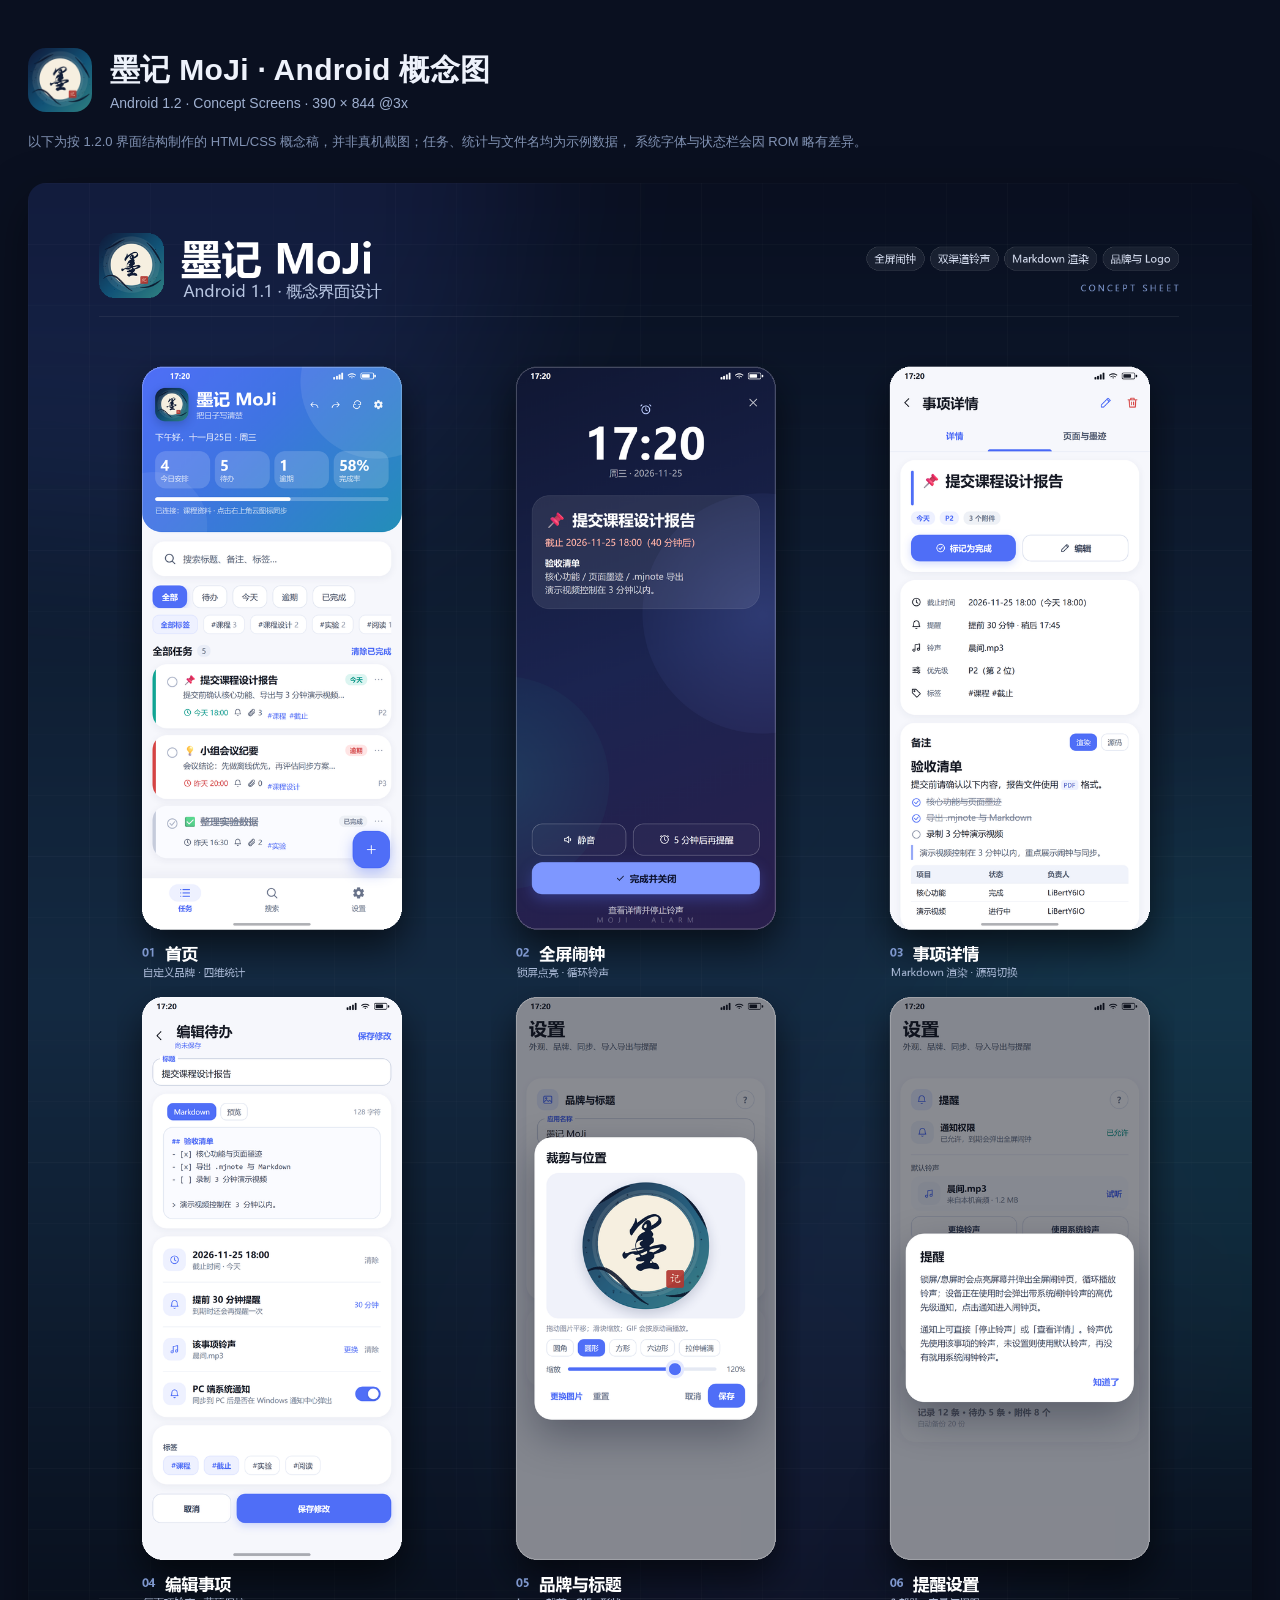
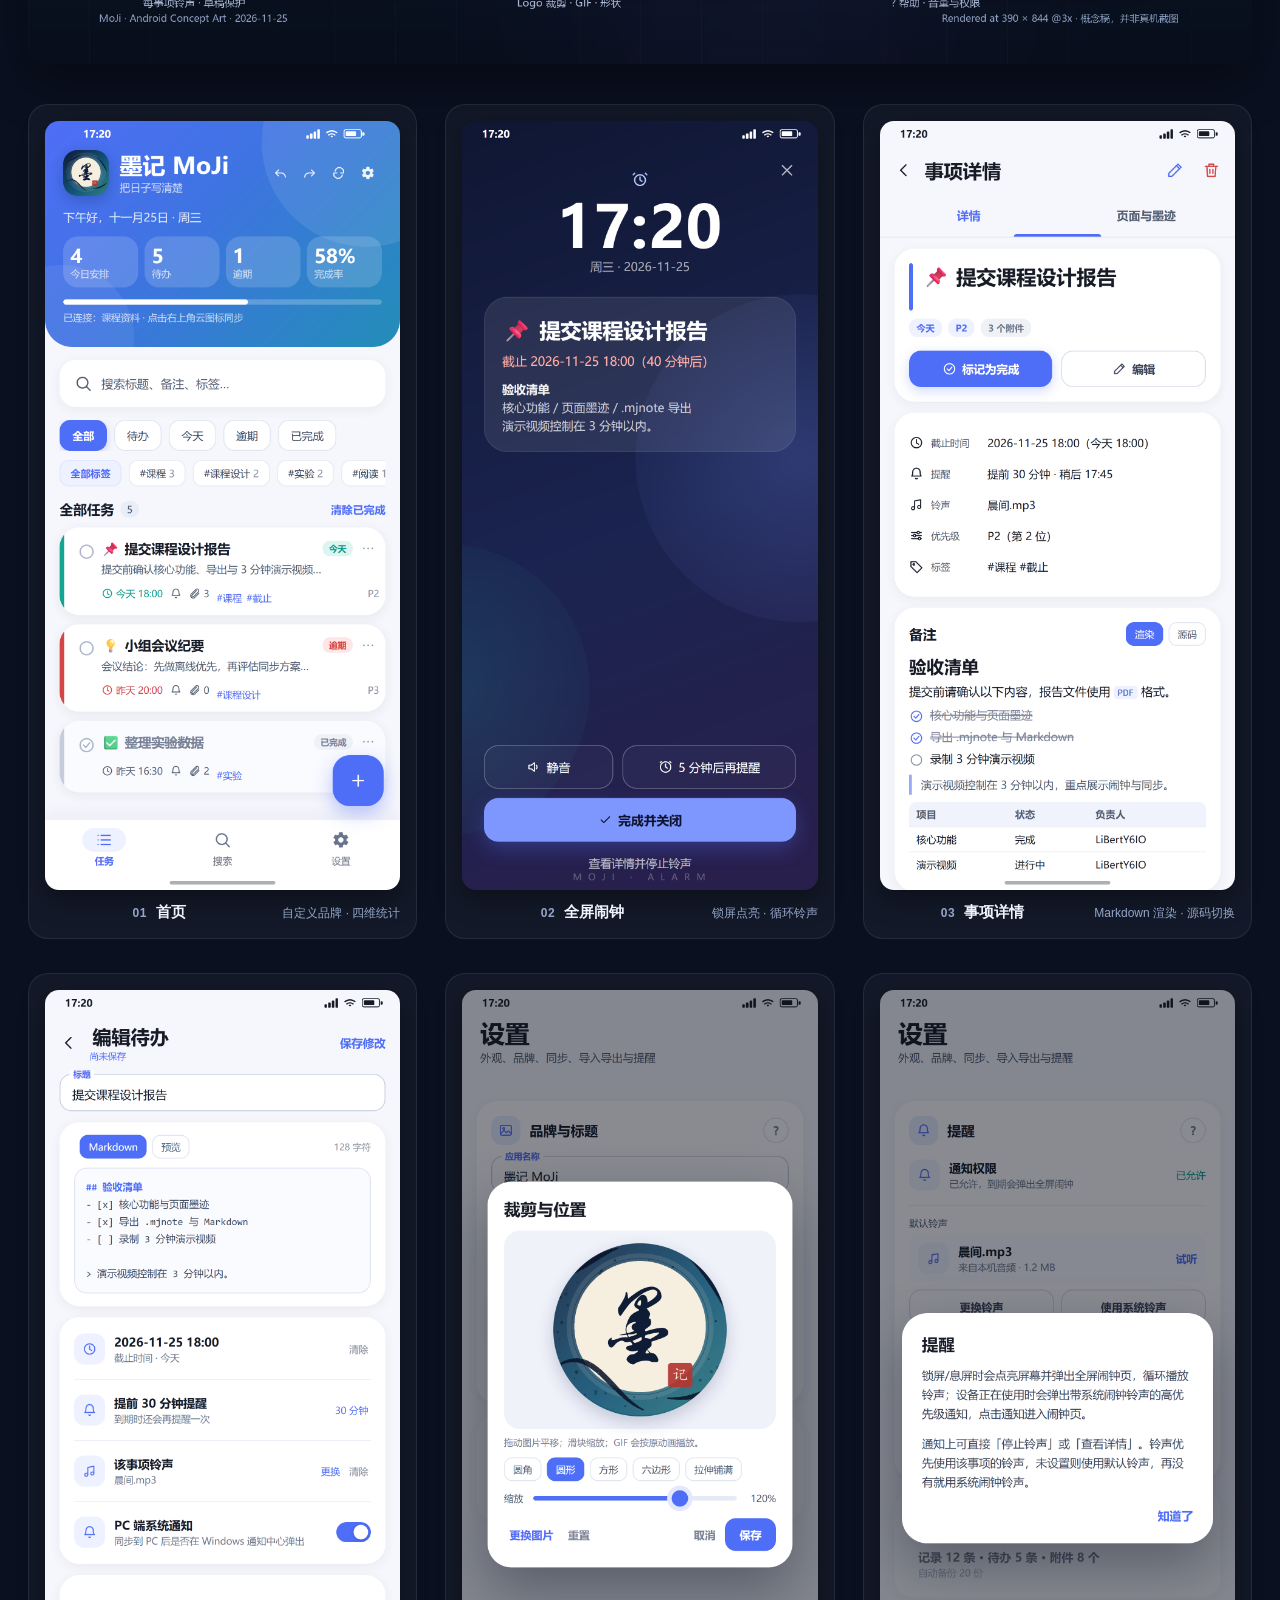
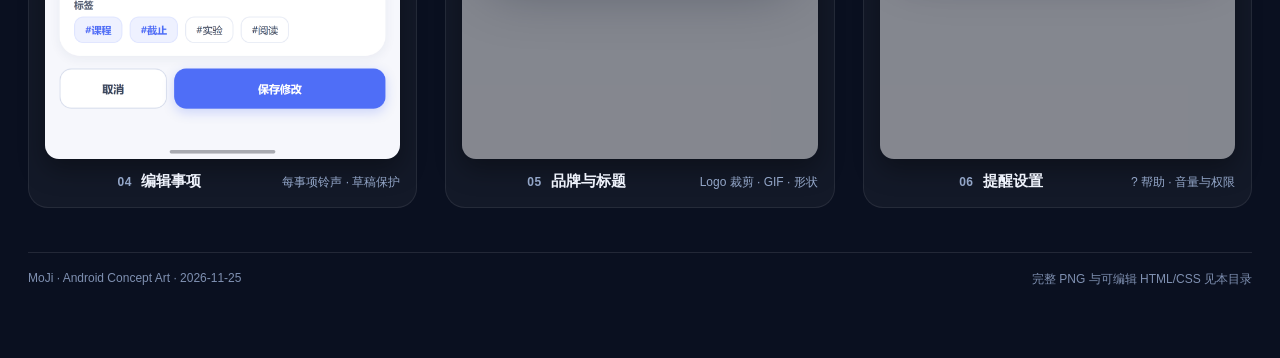
<file: android/docs/concept-art/index.html>
<!doctype html>
<html lang="zh-CN">
<head>
<meta charset="utf-8">
<meta name="viewport" content="width=device-width, initial-scale=1">
<title>墨记 MoJi · Android 概念图</title>
<style>
  * { box-sizing: border-box; }
  body {
    margin: 0; background: #0a1020; color: #eef2fb;
    font-family: "Microsoft YaHei", "PingFang SC", sans-serif;
  }
  .wrap { max-width: 1500px; margin: 0 auto; padding: 48px 28px 70px; }
  header { display: flex; align-items: center; gap: 18px; margin-bottom: 10px; }
  header img { width: 64px; height: 64px; border-radius: 18px; }
  h1 { margin: 0; font-size: 30px; letter-spacing: .3px; }
  .sub { color: #9fb0d0; font-size: 14px; margin-top: 4px; }
  .note { color: #8293b4; font-size: 13px; line-height: 1.8; margin: 18px 0 30px; max-width: 900px; }
  .overview { display: block; width: 100%; border-radius: 18px; box-shadow: 0 18px 50px rgba(0,0,0,.4); }
  .grid { display: grid; grid-template-columns: repeat(3, 1fr); gap: 34px 28px; margin-top: 40px; }
  .item { background: rgba(255,255,255,.04); border: 1px solid rgba(255,255,255,.08);
          border-radius: 20px; padding: 16px; }
  .item img { width: 100%; display: block; border-radius: 14px; box-shadow: 0 10px 26px rgba(0,0,0,.35); }
  .cap { display: flex; align-items: baseline; gap: 9px; margin-top: 13px; }
  .num { color: #8fa6e8; font-size: 12px; font-weight: 700; letter-spacing: .5px; }
  .cap b { font-size: 15px; }
  .cap span { color: #93a6c8; font-size: 12px; margin-left: auto; }
  footer { margin-top: 44px; padding-top: 18px; border-top: 1px solid rgba(255,255,255,.1);
           color: #7f90b1; font-size: 12px; display: flex; justify-content: space-between; gap: 20px; }
  @media (max-width: 1000px) { .grid { grid-template-columns: repeat(2, 1fr); } }
  @media (max-width: 680px) { .grid { grid-template-columns: 1fr; } .wrap { padding: 28px 16px 50px; } }
</style>
</head>
<body>
<div class="wrap">
  <header>
    <img src="assets/logo.png" alt="logo">
    <div>
      <h1>墨记 MoJi · Android 概念图</h1>
      <div class="sub">Android 1.2 · Concept Screens · 390 × 844 @3x</div>
    </div>
  </header>
  <p class="note">
    以下为按 1.2.0 界面结构制作的 HTML/CSS 概念稿，并非真机截图；任务、统计与文件名均为示例数据，
    系统字体与状态栏会因 ROM 略有差异。
  </p>
  <a href="00-overview.png" target="_blank"><img class="overview" src="00-overview.png" alt="总览"></a>

  <div class="grid">
    <div class="item"><a href="01-home.png" target="_blank"><img src="01-home.png" alt="首页"></a>
      <div class="cap"><span class="num">01</span><b>首页</b><span>自定义品牌 · 四维统计</span></div></div>
    <div class="item"><a href="02-alarm.png" target="_blank"><img src="02-alarm.png" alt="全屏闹钟"></a>
      <div class="cap"><span class="num">02</span><b>全屏闹钟</b><span>锁屏点亮 · 循环铃声</span></div></div>
    <div class="item"><a href="03-detail.png" target="_blank"><img src="03-detail.png" alt="事项详情"></a>
      <div class="cap"><span class="num">03</span><b>事项详情</b><span>Markdown 渲染 · 源码切换</span></div></div>
    <div class="item"><a href="04-editor.png" target="_blank"><img src="04-editor.png" alt="编辑事项"></a>
      <div class="cap"><span class="num">04</span><b>编辑事项</b><span>每事项铃声 · 草稿保护</span></div></div>
    <div class="item"><a href="05-brand.png" target="_blank"><img src="05-brand.png" alt="品牌与标题"></a>
      <div class="cap"><span class="num">05</span><b>品牌与标题</b><span>Logo 裁剪 · GIF · 形状</span></div></div>
    <div class="item"><a href="06-reminder.png" target="_blank"><img src="06-reminder.png" alt="提醒设置"></a>
      <div class="cap"><span class="num">06</span><b>提醒设置</b><span>? 帮助 · 音量与权限</span></div></div>
  </div>

  <footer>
    <span>MoJi · Android Concept Art · 2026-11-25</span>
    <span>完整 PNG 与可编辑 HTML/CSS 见本目录</span>
  </footer>
</div>
</body>
</html>
</file>
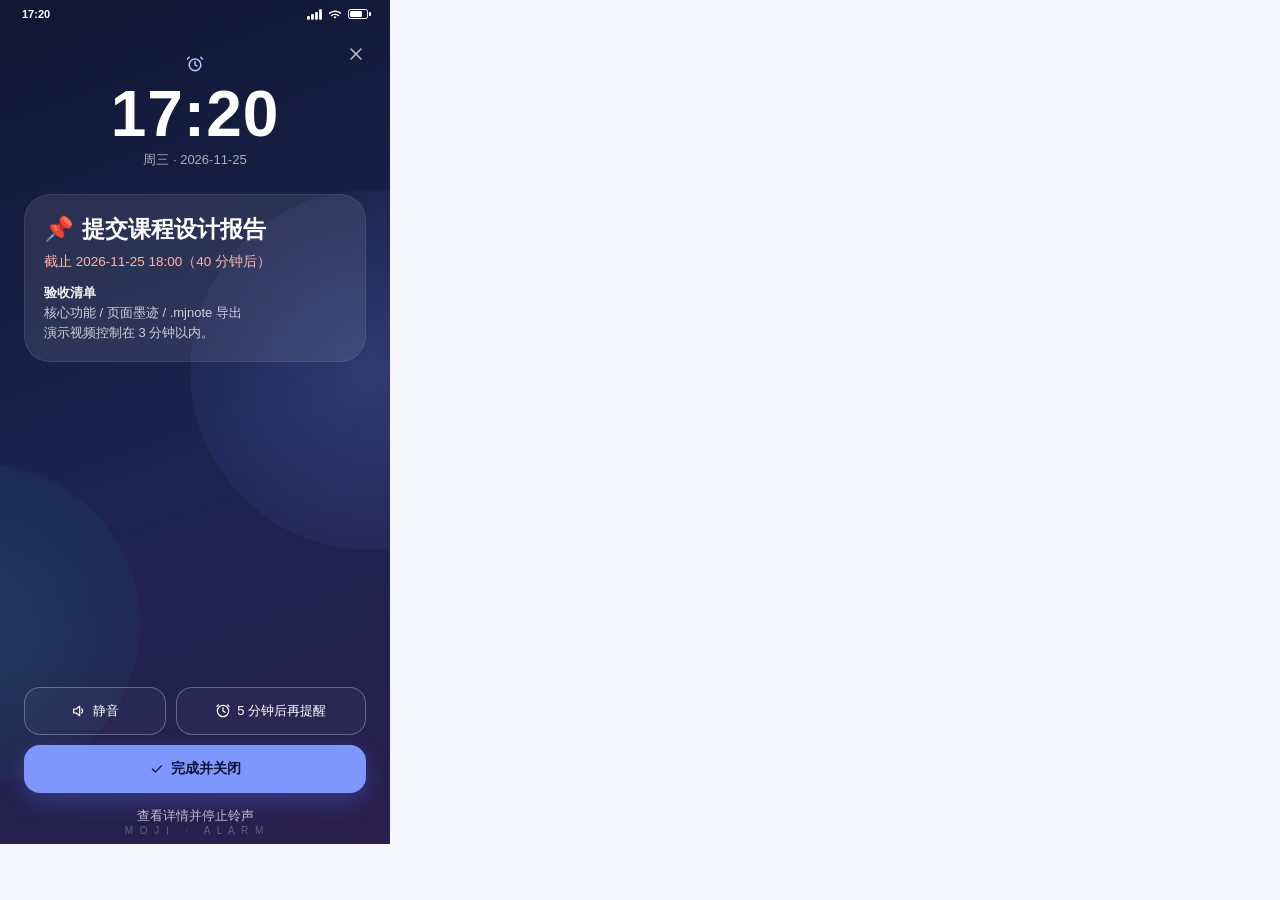
<file: android/docs/concept-art/source/alarm.html>
<!doctype html>
<html lang="zh-CN"><head><meta charset="utf-8"><title>墨记 · 全屏闹钟</title>
<link rel="stylesheet" href="style.css"></head><body>
<svg style="display:none" xmlns="http://www.w3.org/2000/svg"><symbol id="i-search" viewBox="0 0 24 24"><circle cx="11" cy="11" r="7"/><path d="M16.5 16.5 21 21"/></symbol><symbol id="i-sync" viewBox="0 0 24 24"><path d="M20 7v5h-5"/><path d="M4 17v-5h5"/><path d="M6.1 9A7 7 0 0 1 19.5 7.5"/><path d="M17.9 15A7 7 0 0 1 4.5 16.5"/></symbol><symbol id="i-cloud" viewBox="0 0 24 24"><path d="M7 18h10a4 4 0 0 0 .6-8A6 6 0 0 0 6 11.5 3.2 3.2 0 0 0 7 18Z"/></symbol><symbol id="i-settings" viewBox="0 0 24 24"><path fill="currentColor" stroke="none" d="M19.43 12.98c.04-.32.07-.65.07-.98s-.03-.66-.07-.98l2.11-1.65c.19-.15.24-.42.12-.64l-2-3.46c-.12-.22-.39-.3-.61-.22l-2.49 1c-.52-.4-1.08-.73-1.69-.98l-.38-2.65C14.46 2.18 14.25 2 14 2h-4c-.25 0-.46.18-.49.42l-.38 2.65c-.61.25-1.17.59-1.69.98l-2.49-1c-.23-.09-.49 0-.61.22l-2 3.46c-.13.22-.07.49.12.64l2.11 1.65c-.04.32-.07.65-.07.98s.03.66.07.98l-2.11 1.65c-.19.15-.24.42-.12.64l2 3.46c.12.22.39.3.61.22l2.49-1c.52.4 1.08.73 1.69.98l.38 2.65c.03.24.24.42.49.42h4c.25 0 .46-.18.49-.42l.38-2.65c.61-.25 1.17-.59 1.69-.98l2.49 1c.23.09.49 0 .61-.22l2-3.46c.12-.22.07-.49-.12-.64l-2.11-1.65ZM12 15.5A3.5 3.5 0 1 1 12 8.5a3.5 3.5 0 0 1 0 7Z"/></symbol><symbol id="i-undo" viewBox="0 0 24 24"><path d="M9 7 4 12l5 5"/><path d="M4 12h9a7 7 0 0 1 7 7"/></symbol><symbol id="i-redo" viewBox="0 0 24 24"><path d="m15 7 5 5-5 5"/><path d="M20 12h-9a7 7 0 0 0-7 7"/></symbol><symbol id="i-plus" viewBox="0 0 24 24"><path d="M12 5v14M5 12h14"/></symbol><symbol id="i-more" viewBox="0 0 24 24"><circle cx="5" cy="12" r="1.3" fill="currentColor" stroke="none"/><circle cx="12" cy="12" r="1.3" fill="currentColor" stroke="none"/><circle cx="19" cy="12" r="1.3" fill="currentColor" stroke="none"/></symbol><symbol id="i-clock" viewBox="0 0 24 24"><circle cx="12" cy="12" r="8.5"/><path d="M12 7v5.5l3.5 2"/></symbol><symbol id="i-bell" viewBox="0 0 24 24"><path d="M18 9a6 6 0 1 0-12 0c0 6-2 7-2 7h16s-2-1-2-7"/><path d="M10.5 20a2 2 0 0 0 3 0"/></symbol><symbol id="i-clip" viewBox="0 0 24 24"><path d="M20 11.5 11 20.5a5 5 0 0 1-7-7l9.5-9.5a3.5 3.5 0 0 1 5 5l-9.5 9.5a2 2 0 0 1-3-3L15 6"/></symbol><symbol id="i-edit" viewBox="0 0 24 24"><path d="M4 20h4L20 8l-4-4L4 16v4Z"/><path d="m14 6 4 4"/></symbol><symbol id="i-trash" viewBox="0 0 24 24"><path d="M4 7h16M9 7V4h6v3M6 7l1 13h10l1-13"/><path d="M10 11v5M14 11v5"/></symbol><symbol id="i-back" viewBox="0 0 24 24"><path d="M15 5 8 12l7 7"/></symbol><symbol id="i-check-circle" viewBox="0 0 24 24"><circle cx="12" cy="12" r="8.5"/><path d="m8 12 3 3 5-6"/></symbol><symbol id="i-circle" viewBox="0 0 24 24"><circle cx="12" cy="12" r="8.5"/></symbol><symbol id="i-image" viewBox="0 0 24 24"><rect x="3" y="4" width="18" height="16" rx="2"/><circle cx="8.5" cy="9" r="1.5"/><path d="m4 17 5-5 4 4 3-3 4 4"/></symbol><symbol id="i-music" viewBox="0 0 24 24"><path d="M9 18V6l10-2v12"/><circle cx="6.5" cy="18" r="2.5"/><circle cx="16.5" cy="16" r="2.5"/></symbol><symbol id="i-volume" viewBox="0 0 24 24"><path d="M4 9v6h4l5 4V5L8 9H4Z"/><path d="M16 9a4 4 0 0 1 0 6"/></symbol><symbol id="i-help" viewBox="0 0 24 24"><circle cx="12" cy="12" r="8.5"/><path d="M9.5 9a2.5 2.5 0 1 1 3.5 2.3c-.7.4-1 1-1 1.7v.5"/><circle cx="12" cy="17" r=".8" fill="currentColor" stroke="none"/></symbol><symbol id="i-folder" viewBox="0 0 24 24"><path d="M3 6h6l2 2h10v11H3V6Z"/></symbol><symbol id="i-tag" viewBox="0 0 24 24"><path d="M3 12V4h8l10 10-8 8L3 12Z"/><circle cx="7.5" cy="8.5" r="1.3"/></symbol><symbol id="i-list" viewBox="0 0 24 24"><path d="M8 6h12M8 12h12M8 18h12"/><path d="M4 6h.01M4 12h.01M4 18h.01"/></symbol><symbol id="i-close" viewBox="0 0 24 24"><path d="m6 6 12 12M18 6 6 18"/></symbol><symbol id="i-alarm" viewBox="0 0 24 24"><circle cx="12" cy="13" r="7"/><path d="M12 9v4l2.5 1.5M5 4 3 6M19 4l2 2"/></symbol><symbol id="i-snooze" viewBox="0 0 24 24"><circle cx="12" cy="12" r="8.5"/><path d="M12 7v5l3 2"/><path d="M5 3 3 5M19 3l2 2"/></symbol><symbol id="i-check" viewBox="0 0 24 24"><path d="m5 12 4.5 4.5L19 7"/></symbol><symbol id="i-sliders" viewBox="0 0 24 24"><path d="M4 7h9M17 7h3M4 12h3M11 12h9M4 17h11M19 17h1"/><circle cx="15" cy="7" r="2"/><circle cx="9" cy="12" r="2"/><circle cx="17" cy="17" r="2"/></symbol></svg>

<div class="screen alarm-screen">
  
  <div class="statusbar ">
    <div>17:20</div>
    <div class="status-right">
      <svg width="15" height="11" viewBox="0 0 16 11" fill="currentColor"><rect x="0" y="7" width="3" height="4" rx="1"/><rect x="4.3" y="5" width="3" height="6" rx="1"/><rect x="8.6" y="2.7" width="3" height="8.3" rx="1"/><rect x="12.9" y="0" width="3" height="11" rx="1"/></svg>
      <svg width="14" height="11" viewBox="0 0 24 19" fill="currentColor"><path d="M12 16.2 9.6 13.8a3.4 3.4 0 0 1 4.8 0L12 16.2Zm0-5.7c-2.3 0-4.3.9-5.8 2.4L4.5 11.2A11.4 11.4 0 0 1 12 8.3c2.9 0 5.5 1.1 7.5 2.9l-1.7 1.7a8.3 8.3 0 0 0-5.8-2.4Zm0-5.3c-3.7 0-7 1.5-9.4 3.9L1 6.8A15.6 15.6 0 0 1 12 2.4c4.4 0 8.3 1.8 11 4.4l-1.7 1.7A13.3 13.3 0 0 0 12 5.2Z"/></svg>
      <div class="battery"><i></i></div>
    </div>
  </div>
  <div class="alarm-close"><svg class="icon" viewBox="0 0 24 24"><use href="#i-close"/></svg></div>
  <div class="alarm-content">
    <div class="alarm-top">
      <div class="alarm-glyph"><svg class="icon" viewBox="0 0 24 24"><use href="#i-alarm"/></svg></div>
      <div class="alarm-clock">17:20</div>
      <div class="alarm-date">周三 · 2026-11-25</div>
    </div>
    <div class="alarm-card">
      <div class="alarm-title-row"><span class="alarm-emoji">📌</span><span class="alarm-title">提交课程设计报告</span></div>
      <div class="alarm-due">截止 2026-11-25 18:00（40 分钟后）</div>
      <div class="alarm-note">
        <b>验收清单</b><br>
        核心功能 / 页面墨迹 / .mjnote 导出<br>
        演示视频控制在 3 分钟以内。
      </div>
    </div>
    <div class="alarm-spacer"></div>
    <div class="alarm-actions">
      <div class="abtn mute"><svg class="icon-sm" viewBox="0 0 24 24"><use href="#i-volume"/></svg><span>静音</span></div>
      <div class="abtn snooze"><svg class="icon-sm" viewBox="0 0 24 24"><use href="#i-snooze"/></svg><span>5 分钟后再提醒</span></div>
    </div>
    <div class="abtn primary"><svg class="icon-sm" viewBox="0 0 24 24"><use href="#i-check"/></svg><span>完成并关闭</span></div>
    <div class="alarm-link">查看详情并停止铃声</div>
    <div class="alarm-brand">M O J I &nbsp; · &nbsp; A L A R M</div>
  </div>
</div>
</body></html>
</file>
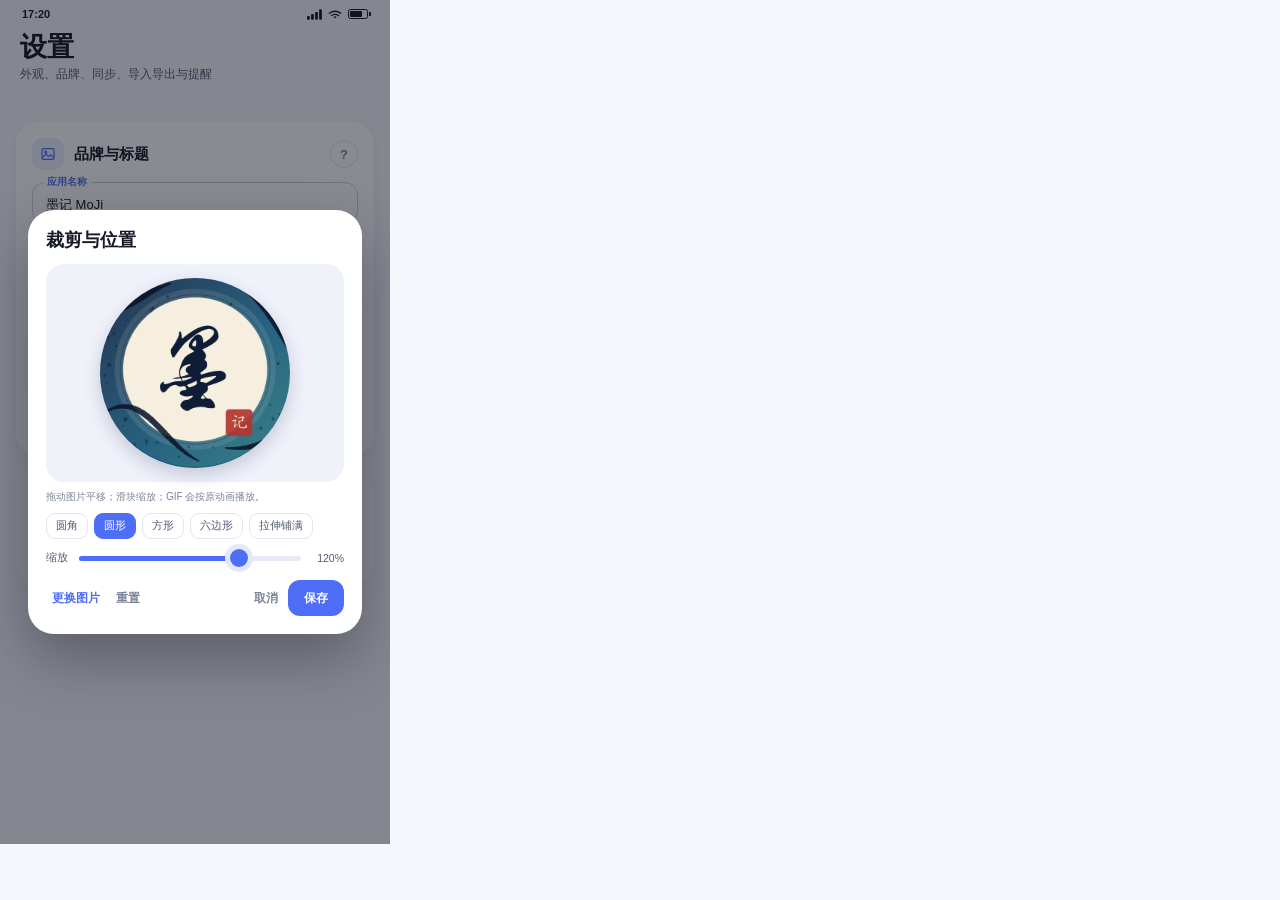
<file: android/docs/concept-art/source/brand.html>
<!doctype html>
<html lang="zh-CN"><head><meta charset="utf-8"><title>墨记 · 品牌与标题</title>
<link rel="stylesheet" href="style.css"></head><body>
<svg style="display:none" xmlns="http://www.w3.org/2000/svg"><symbol id="i-search" viewBox="0 0 24 24"><circle cx="11" cy="11" r="7"/><path d="M16.5 16.5 21 21"/></symbol><symbol id="i-sync" viewBox="0 0 24 24"><path d="M20 7v5h-5"/><path d="M4 17v-5h5"/><path d="M6.1 9A7 7 0 0 1 19.5 7.5"/><path d="M17.9 15A7 7 0 0 1 4.5 16.5"/></symbol><symbol id="i-cloud" viewBox="0 0 24 24"><path d="M7 18h10a4 4 0 0 0 .6-8A6 6 0 0 0 6 11.5 3.2 3.2 0 0 0 7 18Z"/></symbol><symbol id="i-settings" viewBox="0 0 24 24"><path fill="currentColor" stroke="none" d="M19.43 12.98c.04-.32.07-.65.07-.98s-.03-.66-.07-.98l2.11-1.65c.19-.15.24-.42.12-.64l-2-3.46c-.12-.22-.39-.3-.61-.22l-2.49 1c-.52-.4-1.08-.73-1.69-.98l-.38-2.65C14.46 2.18 14.25 2 14 2h-4c-.25 0-.46.18-.49.42l-.38 2.65c-.61.25-1.17.59-1.69.98l-2.49-1c-.23-.09-.49 0-.61.22l-2 3.46c-.13.22-.07.49.12.64l2.11 1.65c-.04.32-.07.65-.07.98s.03.66.07.98l-2.11 1.65c-.19.15-.24.42-.12.64l2 3.46c.12.22.39.3.61.22l2.49-1c.52.4 1.08.73 1.69.98l.38 2.65c.03.24.24.42.49.42h4c.25 0 .46-.18.49-.42l.38-2.65c.61-.25 1.17-.59 1.69-.98l2.49 1c.23.09.49 0 .61-.22l2-3.46c.12-.22.07-.49-.12-.64l-2.11-1.65ZM12 15.5A3.5 3.5 0 1 1 12 8.5a3.5 3.5 0 0 1 0 7Z"/></symbol><symbol id="i-undo" viewBox="0 0 24 24"><path d="M9 7 4 12l5 5"/><path d="M4 12h9a7 7 0 0 1 7 7"/></symbol><symbol id="i-redo" viewBox="0 0 24 24"><path d="m15 7 5 5-5 5"/><path d="M20 12h-9a7 7 0 0 0-7 7"/></symbol><symbol id="i-plus" viewBox="0 0 24 24"><path d="M12 5v14M5 12h14"/></symbol><symbol id="i-more" viewBox="0 0 24 24"><circle cx="5" cy="12" r="1.3" fill="currentColor" stroke="none"/><circle cx="12" cy="12" r="1.3" fill="currentColor" stroke="none"/><circle cx="19" cy="12" r="1.3" fill="currentColor" stroke="none"/></symbol><symbol id="i-clock" viewBox="0 0 24 24"><circle cx="12" cy="12" r="8.5"/><path d="M12 7v5.5l3.5 2"/></symbol><symbol id="i-bell" viewBox="0 0 24 24"><path d="M18 9a6 6 0 1 0-12 0c0 6-2 7-2 7h16s-2-1-2-7"/><path d="M10.5 20a2 2 0 0 0 3 0"/></symbol><symbol id="i-clip" viewBox="0 0 24 24"><path d="M20 11.5 11 20.5a5 5 0 0 1-7-7l9.5-9.5a3.5 3.5 0 0 1 5 5l-9.5 9.5a2 2 0 0 1-3-3L15 6"/></symbol><symbol id="i-edit" viewBox="0 0 24 24"><path d="M4 20h4L20 8l-4-4L4 16v4Z"/><path d="m14 6 4 4"/></symbol><symbol id="i-trash" viewBox="0 0 24 24"><path d="M4 7h16M9 7V4h6v3M6 7l1 13h10l1-13"/><path d="M10 11v5M14 11v5"/></symbol><symbol id="i-back" viewBox="0 0 24 24"><path d="M15 5 8 12l7 7"/></symbol><symbol id="i-check-circle" viewBox="0 0 24 24"><circle cx="12" cy="12" r="8.5"/><path d="m8 12 3 3 5-6"/></symbol><symbol id="i-circle" viewBox="0 0 24 24"><circle cx="12" cy="12" r="8.5"/></symbol><symbol id="i-image" viewBox="0 0 24 24"><rect x="3" y="4" width="18" height="16" rx="2"/><circle cx="8.5" cy="9" r="1.5"/><path d="m4 17 5-5 4 4 3-3 4 4"/></symbol><symbol id="i-music" viewBox="0 0 24 24"><path d="M9 18V6l10-2v12"/><circle cx="6.5" cy="18" r="2.5"/><circle cx="16.5" cy="16" r="2.5"/></symbol><symbol id="i-volume" viewBox="0 0 24 24"><path d="M4 9v6h4l5 4V5L8 9H4Z"/><path d="M16 9a4 4 0 0 1 0 6"/></symbol><symbol id="i-help" viewBox="0 0 24 24"><circle cx="12" cy="12" r="8.5"/><path d="M9.5 9a2.5 2.5 0 1 1 3.5 2.3c-.7.4-1 1-1 1.7v.5"/><circle cx="12" cy="17" r=".8" fill="currentColor" stroke="none"/></symbol><symbol id="i-folder" viewBox="0 0 24 24"><path d="M3 6h6l2 2h10v11H3V6Z"/></symbol><symbol id="i-tag" viewBox="0 0 24 24"><path d="M3 12V4h8l10 10-8 8L3 12Z"/><circle cx="7.5" cy="8.5" r="1.3"/></symbol><symbol id="i-list" viewBox="0 0 24 24"><path d="M8 6h12M8 12h12M8 18h12"/><path d="M4 6h.01M4 12h.01M4 18h.01"/></symbol><symbol id="i-close" viewBox="0 0 24 24"><path d="m6 6 12 12M18 6 6 18"/></symbol><symbol id="i-alarm" viewBox="0 0 24 24"><circle cx="12" cy="13" r="7"/><path d="M12 9v4l2.5 1.5M5 4 3 6M19 4l2 2"/></symbol><symbol id="i-snooze" viewBox="0 0 24 24"><circle cx="12" cy="12" r="8.5"/><path d="M12 7v5l3 2"/><path d="M5 3 3 5M19 3l2 2"/></symbol><symbol id="i-check" viewBox="0 0 24 24"><path d="m5 12 4.5 4.5L19 7"/></symbol><symbol id="i-sliders" viewBox="0 0 24 24"><path d="M4 7h9M17 7h3M4 12h3M11 12h9M4 17h11M19 17h1"/><circle cx="15" cy="7" r="2"/><circle cx="9" cy="12" r="2"/><circle cx="17" cy="17" r="2"/></symbol></svg>

<div class="screen">
  
  <div class="statusbar dark">
    <div>17:20</div>
    <div class="status-right">
      <svg width="15" height="11" viewBox="0 0 16 11" fill="currentColor"><rect x="0" y="7" width="3" height="4" rx="1"/><rect x="4.3" y="5" width="3" height="6" rx="1"/><rect x="8.6" y="2.7" width="3" height="8.3" rx="1"/><rect x="12.9" y="0" width="3" height="11" rx="1"/></svg>
      <svg width="14" height="11" viewBox="0 0 24 19" fill="currentColor"><path d="M12 16.2 9.6 13.8a3.4 3.4 0 0 1 4.8 0L12 16.2Zm0-5.7c-2.3 0-4.3.9-5.8 2.4L4.5 11.2A11.4 11.4 0 0 1 12 8.3c2.9 0 5.5 1.1 7.5 2.9l-1.7 1.7a8.3 8.3 0 0 0-5.8-2.4Zm0-5.3c-3.7 0-7 1.5-9.4 3.9L1 6.8A15.6 15.6 0 0 1 12 2.4c4.4 0 8.3 1.8 11 4.4l-1.7 1.7A13.3 13.3 0 0 0 12 5.2Z"/></svg>
      <div class="battery"><i></i></div>
    </div>
  </div>
  <div class="settings-header">
    <div class="settings-title">设置</div>
    <div class="settings-sub">外观、品牌、同步、导入导出与提醒</div>
  </div>
  <div class="settings-scroll">
    <div class="section">
      <div class="section-head">
        <div class="section-icon"><svg class="icon-sm" viewBox="0 0 24 24"><use href="#i-image"/></svg></div>
        <div class="section-title">品牌与标题</div>
        <div class="help">?</div>
      </div>
      <div class="field"><div class="flabel">应用名称</div><div class="ftext">墨记 MoJi</div></div>
      <div class="field"><div class="flabel">副标题</div><div class="ftext">把日子写清楚</div></div>
      <div class="field-row">
        <div class="btn primary" style="background:#e9edff;color:#4f6ef7;box-shadow:none">应用标题</div>
        <div class="btn outline">恢复默认</div>
      </div>
      <div class="brand-preview-row">
        <div class="brand-preview"><img src="[data-uri]" alt="logo"></div>
        <div class="brand-preview-info"><div class="t">Logo 图片</div><div class="s">logo.png · 墨迹印章</div></div>
        <div class="link-btn" style="margin:0">移除</div>
      </div>
      <div class="field-row" style="margin-top:10px">
        <div class="btn outline">更换图片</div>
        <div class="btn primary" style="background:#eef1ff;color:#4f6ef7;box-shadow:none">裁剪与位置</div>
      </div>
    </div>
    <div class="section" style="opacity:.55">
      <div class="section-head">
        <div class="section-icon"><svg class="icon-sm" viewBox="0 0 24 24"><use href="#i-sliders"/></svg></div>
        <div class="section-title">外观</div>
        <div class="help">?</div>
      </div>
      <div class="setting-row"><div class="texts"><div class="t">主题</div><div class="s">跟随系统 / 浅色 / 深色</div></div><div class="trail">浅色</div></div>
    </div>
  </div>
  <div class="scrim"></div>
  <div class="dialog">
    <div class="dialog-title">裁剪与位置</div>
    <div class="dialog-preview">
      <div class="logo-circle"><img src="[data-uri]" alt="logo preview"></div>
    </div>
    <div class="dialog-hint">拖动图片平移；滑块缩放；GIF 会按原动画播放。</div>
    <div class="shape-chips">
      <div class="shape-chip">圆角</div>
      <div class="shape-chip on">圆形</div>
      <div class="shape-chip">方形</div>
      <div class="shape-chip">六边形</div>
      <div class="shape-chip">拉伸铺满</div>
    </div>
    <div class="zoom-row">
      <div class="zlabel">缩放</div>
      <div class="slider"><i style="width:72%"></i><span class="knob" style="left:72%"></span></div>
      <div class="pct">120%</div>
    </div>
    <div class="dialog-actions">
      <div class="text-btn">更换图片</div>
      <div class="text-btn" style="color:#7a8498">重置</div>
      <div class="grow"></div>
      <div class="text-btn" style="color:#7a8498">取消</div>
      <div class="filled-btn">保存</div>
    </div>
  </div>
</div>
</body></html>
</file>
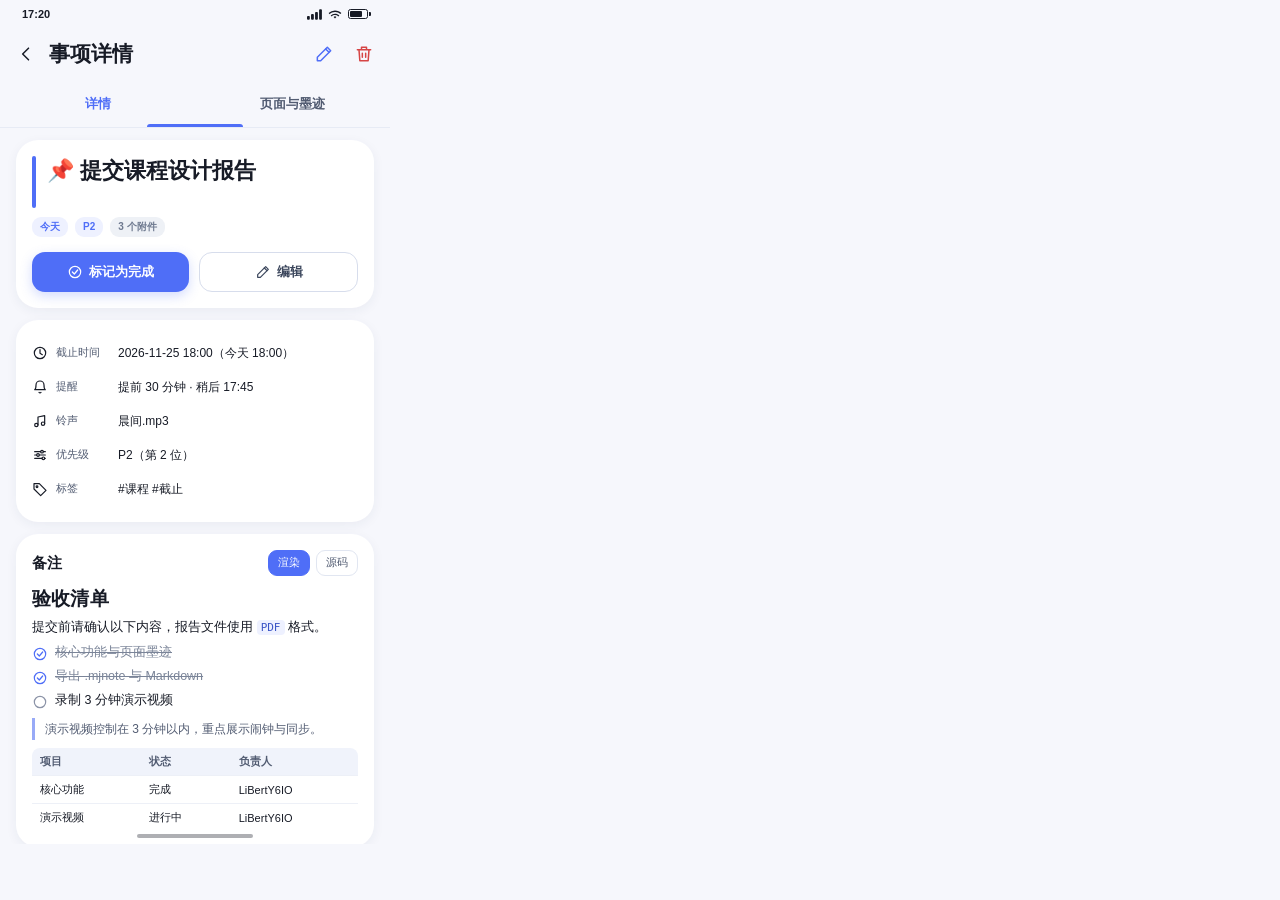
<file: android/docs/concept-art/source/detail.html>
<!doctype html>
<html lang="zh-CN"><head><meta charset="utf-8"><title>墨记 · 事项详情</title>
<link rel="stylesheet" href="style.css"></head><body>
<svg style="display:none" xmlns="http://www.w3.org/2000/svg"><symbol id="i-search" viewBox="0 0 24 24"><circle cx="11" cy="11" r="7"/><path d="M16.5 16.5 21 21"/></symbol><symbol id="i-sync" viewBox="0 0 24 24"><path d="M20 7v5h-5"/><path d="M4 17v-5h5"/><path d="M6.1 9A7 7 0 0 1 19.5 7.5"/><path d="M17.9 15A7 7 0 0 1 4.5 16.5"/></symbol><symbol id="i-cloud" viewBox="0 0 24 24"><path d="M7 18h10a4 4 0 0 0 .6-8A6 6 0 0 0 6 11.5 3.2 3.2 0 0 0 7 18Z"/></symbol><symbol id="i-settings" viewBox="0 0 24 24"><path fill="currentColor" stroke="none" d="M19.43 12.98c.04-.32.07-.65.07-.98s-.03-.66-.07-.98l2.11-1.65c.19-.15.24-.42.12-.64l-2-3.46c-.12-.22-.39-.3-.61-.22l-2.49 1c-.52-.4-1.08-.73-1.69-.98l-.38-2.65C14.46 2.18 14.25 2 14 2h-4c-.25 0-.46.18-.49.42l-.38 2.65c-.61.25-1.17.59-1.69.98l-2.49-1c-.23-.09-.49 0-.61.22l-2 3.46c-.13.22-.07.49.12.64l2.11 1.65c-.04.32-.07.65-.07.98s.03.66.07.98l-2.11 1.65c-.19.15-.24.42-.12.64l2 3.46c.12.22.39.3.61.22l2.49-1c.52.4 1.08.73 1.69.98l.38 2.65c.03.24.24.42.49.42h4c.25 0 .46-.18.49-.42l.38-2.65c.61-.25 1.17-.59 1.69-.98l2.49 1c.23.09.49 0 .61-.22l2-3.46c.12-.22.07-.49-.12-.64l-2.11-1.65ZM12 15.5A3.5 3.5 0 1 1 12 8.5a3.5 3.5 0 0 1 0 7Z"/></symbol><symbol id="i-undo" viewBox="0 0 24 24"><path d="M9 7 4 12l5 5"/><path d="M4 12h9a7 7 0 0 1 7 7"/></symbol><symbol id="i-redo" viewBox="0 0 24 24"><path d="m15 7 5 5-5 5"/><path d="M20 12h-9a7 7 0 0 0-7 7"/></symbol><symbol id="i-plus" viewBox="0 0 24 24"><path d="M12 5v14M5 12h14"/></symbol><symbol id="i-more" viewBox="0 0 24 24"><circle cx="5" cy="12" r="1.3" fill="currentColor" stroke="none"/><circle cx="12" cy="12" r="1.3" fill="currentColor" stroke="none"/><circle cx="19" cy="12" r="1.3" fill="currentColor" stroke="none"/></symbol><symbol id="i-clock" viewBox="0 0 24 24"><circle cx="12" cy="12" r="8.5"/><path d="M12 7v5.5l3.5 2"/></symbol><symbol id="i-bell" viewBox="0 0 24 24"><path d="M18 9a6 6 0 1 0-12 0c0 6-2 7-2 7h16s-2-1-2-7"/><path d="M10.5 20a2 2 0 0 0 3 0"/></symbol><symbol id="i-clip" viewBox="0 0 24 24"><path d="M20 11.5 11 20.5a5 5 0 0 1-7-7l9.5-9.5a3.5 3.5 0 0 1 5 5l-9.5 9.5a2 2 0 0 1-3-3L15 6"/></symbol><symbol id="i-edit" viewBox="0 0 24 24"><path d="M4 20h4L20 8l-4-4L4 16v4Z"/><path d="m14 6 4 4"/></symbol><symbol id="i-trash" viewBox="0 0 24 24"><path d="M4 7h16M9 7V4h6v3M6 7l1 13h10l1-13"/><path d="M10 11v5M14 11v5"/></symbol><symbol id="i-back" viewBox="0 0 24 24"><path d="M15 5 8 12l7 7"/></symbol><symbol id="i-check-circle" viewBox="0 0 24 24"><circle cx="12" cy="12" r="8.5"/><path d="m8 12 3 3 5-6"/></symbol><symbol id="i-circle" viewBox="0 0 24 24"><circle cx="12" cy="12" r="8.5"/></symbol><symbol id="i-image" viewBox="0 0 24 24"><rect x="3" y="4" width="18" height="16" rx="2"/><circle cx="8.5" cy="9" r="1.5"/><path d="m4 17 5-5 4 4 3-3 4 4"/></symbol><symbol id="i-music" viewBox="0 0 24 24"><path d="M9 18V6l10-2v12"/><circle cx="6.5" cy="18" r="2.5"/><circle cx="16.5" cy="16" r="2.5"/></symbol><symbol id="i-volume" viewBox="0 0 24 24"><path d="M4 9v6h4l5 4V5L8 9H4Z"/><path d="M16 9a4 4 0 0 1 0 6"/></symbol><symbol id="i-help" viewBox="0 0 24 24"><circle cx="12" cy="12" r="8.5"/><path d="M9.5 9a2.5 2.5 0 1 1 3.5 2.3c-.7.4-1 1-1 1.7v.5"/><circle cx="12" cy="17" r=".8" fill="currentColor" stroke="none"/></symbol><symbol id="i-folder" viewBox="0 0 24 24"><path d="M3 6h6l2 2h10v11H3V6Z"/></symbol><symbol id="i-tag" viewBox="0 0 24 24"><path d="M3 12V4h8l10 10-8 8L3 12Z"/><circle cx="7.5" cy="8.5" r="1.3"/></symbol><symbol id="i-list" viewBox="0 0 24 24"><path d="M8 6h12M8 12h12M8 18h12"/><path d="M4 6h.01M4 12h.01M4 18h.01"/></symbol><symbol id="i-close" viewBox="0 0 24 24"><path d="m6 6 12 12M18 6 6 18"/></symbol><symbol id="i-alarm" viewBox="0 0 24 24"><circle cx="12" cy="13" r="7"/><path d="M12 9v4l2.5 1.5M5 4 3 6M19 4l2 2"/></symbol><symbol id="i-snooze" viewBox="0 0 24 24"><circle cx="12" cy="12" r="8.5"/><path d="M12 7v5l3 2"/><path d="M5 3 3 5M19 3l2 2"/></symbol><symbol id="i-check" viewBox="0 0 24 24"><path d="m5 12 4.5 4.5L19 7"/></symbol><symbol id="i-sliders" viewBox="0 0 24 24"><path d="M4 7h9M17 7h3M4 12h3M11 12h9M4 17h11M19 17h1"/><circle cx="15" cy="7" r="2"/><circle cx="9" cy="12" r="2"/><circle cx="17" cy="17" r="2"/></symbol></svg>

<div class="screen">
  
  <div class="statusbar dark">
    <div>17:20</div>
    <div class="status-right">
      <svg width="15" height="11" viewBox="0 0 16 11" fill="currentColor"><rect x="0" y="7" width="3" height="4" rx="1"/><rect x="4.3" y="5" width="3" height="6" rx="1"/><rect x="8.6" y="2.7" width="3" height="8.3" rx="1"/><rect x="12.9" y="0" width="3" height="11" rx="1"/></svg>
      <svg width="14" height="11" viewBox="0 0 24 19" fill="currentColor"><path d="M12 16.2 9.6 13.8a3.4 3.4 0 0 1 4.8 0L12 16.2Zm0-5.7c-2.3 0-4.3.9-5.8 2.4L4.5 11.2A11.4 11.4 0 0 1 12 8.3c2.9 0 5.5 1.1 7.5 2.9l-1.7 1.7a8.3 8.3 0 0 0-5.8-2.4Zm0-5.3c-3.7 0-7 1.5-9.4 3.9L1 6.8A15.6 15.6 0 0 1 12 2.4c4.4 0 8.3 1.8 11 4.4l-1.7 1.7A13.3 13.3 0 0 0 12 5.2Z"/></svg>
      <div class="battery"><i></i></div>
    </div>
  </div>
  <div class="topbar">
    <div class="ibtn"><svg class="icon" viewBox="0 0 24 24"><use href="#i-back"/></svg></div>
    <div class="title">事项详情</div>
    <div class="ibtn" style="color:#4f6ef7"><svg class="icon" viewBox="0 0 24 24"><use href="#i-edit"/></svg></div>
    <div class="ibtn" style="color:#d64545"><svg class="icon" viewBox="0 0 24 24"><use href="#i-trash"/></svg></div>
  </div>
  <div class="tabrow">
    <div class="tab on">详情</div>
    <div class="tab">页面与墨迹</div>
    <div class="tab-indicator"><i></i></div>
  </div>
  <div class="detail-scroll">
    <div class="dcard">
      <div class="dt-head">
        <div class="dt-stripe"></div>
        <div class="dt-title">📌 提交课程设计报告</div>
      </div>
      <div class="pills">
        <span class="pill blue">今天</span>
        <span class="pill blue">P2</span>
        <span class="pill gray">3 个附件</span>
      </div>
      <div class="dt-buttons">
        <div class="btn primary"><svg class="icon-sm" viewBox="0 0 24 24"><use href="#i-check-circle"/></svg>标记为完成</div>
        <div class="btn outline"><svg class="icon-sm" viewBox="0 0 24 24"><use href="#i-edit"/></svg>编辑</div>
      </div>
    </div>
    <div class="dcard">
      <div class="mrow"><svg class="icon-sm" viewBox="0 0 24 24"><use href="#i-clock"/></svg><div class="label">截止时间</div><div class="value ">2026-11-25 18:00（今天 18:00）</div></div>
      <div class="mrow"><svg class="icon-sm" viewBox="0 0 24 24"><use href="#i-bell"/></svg><div class="label">提醒</div><div class="value ">提前 30 分钟 · 稍后 17:45</div></div>
      <div class="mrow"><svg class="icon-sm" viewBox="0 0 24 24"><use href="#i-music"/></svg><div class="label">铃声</div><div class="value ">晨间.mp3</div></div>
      <div class="mrow"><svg class="icon-sm" viewBox="0 0 24 24"><use href="#i-sliders"/></svg><div class="label">优先级</div><div class="value ">P2（第 2 位）</div></div>
      <div class="mrow"><svg class="icon-sm" viewBox="0 0 24 24"><use href="#i-tag"/></svg><div class="label">标签</div><div class="value ">#课程  #截止</div></div>
    </div>
    <div class="dcard">
      <div class="section-head">
        <div class="h">备注</div>
        <div class="mini-chip on">渲染</div>
        <div class="mini-chip">源码</div>
      </div>
      <div class="md">
        <h2>验收清单</h2>
        <p>提交前请确认以下内容，报告文件使用 <code>PDF</code> 格式。</p>
        <div class="task done"><span style="color:#4f6ef7"><svg class="icon-sm" viewBox="0 0 24 24"><use href="#i-check-circle"/></svg></span><span>核心功能与页面墨迹</span></div>
        <div class="task done"><span style="color:#4f6ef7"><svg class="icon-sm" viewBox="0 0 24 24"><use href="#i-check-circle"/></svg></span><span>导出 .mjnote 与 Markdown</span></div>
        <div class="task "><span style="color:#8b93a7"><svg class="icon-sm" viewBox="0 0 24 24"><use href="#i-circle"/></svg></span><span>录制 3 分钟演示视频</span></div>
        <blockquote>演示视频控制在 3 分钟以内，重点展示闹钟与同步。</blockquote>
        <table>
          <tr><th>项目</th><th>状态</th><th>负责人</th></tr>
          <tr><td>核心功能</td><td>完成</td><td>LiBertY6IO</td></tr>
          <tr><td>演示视频</td><td>进行中</td><td>LiBertY6IO</td></tr>
        </table>
      </div>
    </div>
    <div class="dcard">
      <div class="section-head"><div class="h">附件 · 3</div></div>
      <div class="att-row">
        <div class="thumb"><svg class="icon" viewBox="0 0 24 24"><use href="#i-image"/></svg></div>
        <div><div class="att-name">验收截图.png</div><div class="att-sub">image/png · 286 KB</div></div>
      </div>
    </div>
  </div>
  <div class="gesture"></div>
</div>
</body></html>
</file>
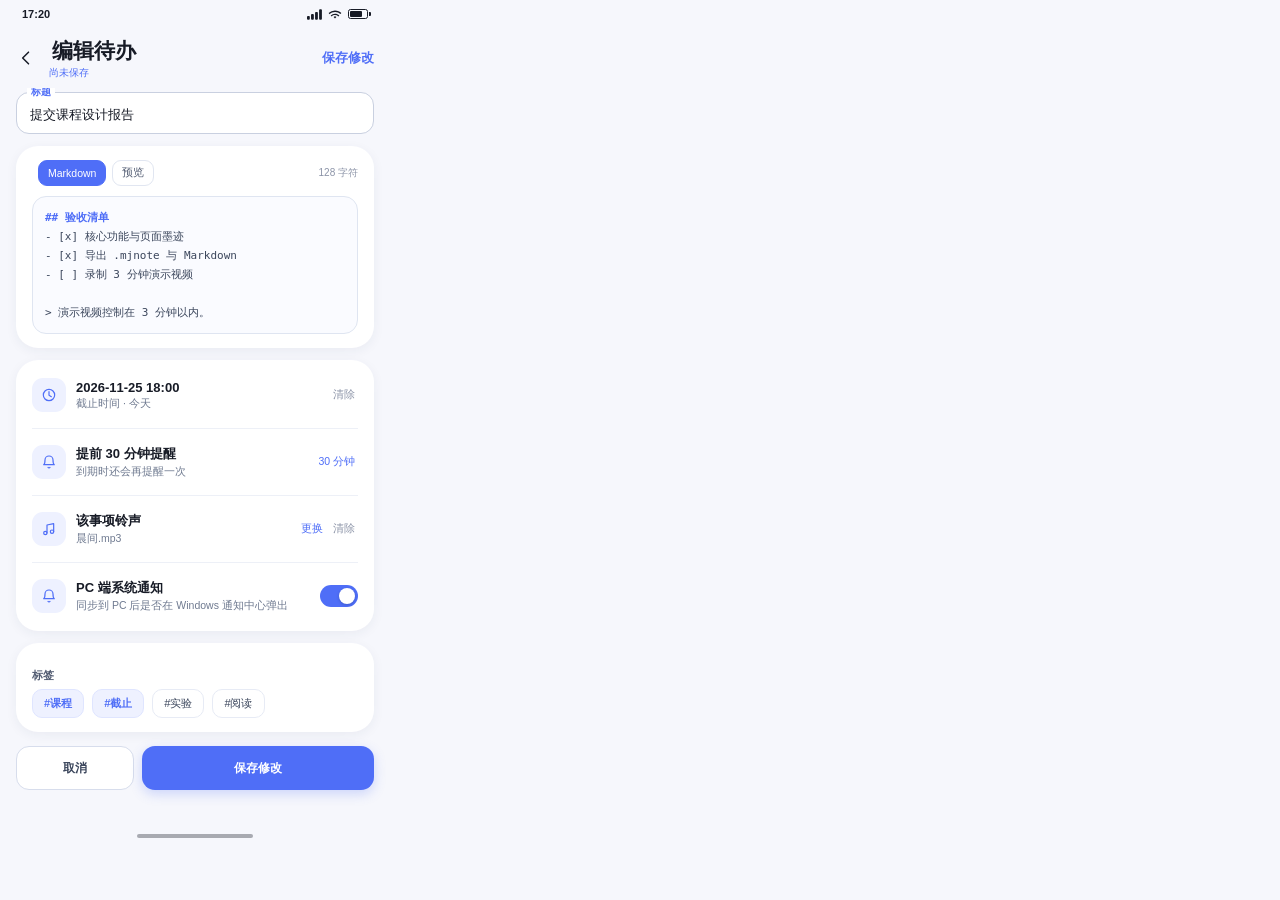
<file: android/docs/concept-art/source/editor.html>
<!doctype html>
<html lang="zh-CN"><head><meta charset="utf-8"><title>墨记 · 编辑事项</title>
<link rel="stylesheet" href="style.css"></head><body>
<svg style="display:none" xmlns="http://www.w3.org/2000/svg"><symbol id="i-search" viewBox="0 0 24 24"><circle cx="11" cy="11" r="7"/><path d="M16.5 16.5 21 21"/></symbol><symbol id="i-sync" viewBox="0 0 24 24"><path d="M20 7v5h-5"/><path d="M4 17v-5h5"/><path d="M6.1 9A7 7 0 0 1 19.5 7.5"/><path d="M17.9 15A7 7 0 0 1 4.5 16.5"/></symbol><symbol id="i-cloud" viewBox="0 0 24 24"><path d="M7 18h10a4 4 0 0 0 .6-8A6 6 0 0 0 6 11.5 3.2 3.2 0 0 0 7 18Z"/></symbol><symbol id="i-settings" viewBox="0 0 24 24"><path fill="currentColor" stroke="none" d="M19.43 12.98c.04-.32.07-.65.07-.98s-.03-.66-.07-.98l2.11-1.65c.19-.15.24-.42.12-.64l-2-3.46c-.12-.22-.39-.3-.61-.22l-2.49 1c-.52-.4-1.08-.73-1.69-.98l-.38-2.65C14.46 2.18 14.25 2 14 2h-4c-.25 0-.46.18-.49.42l-.38 2.65c-.61.25-1.17.59-1.69.98l-2.49-1c-.23-.09-.49 0-.61.22l-2 3.46c-.13.22-.07.49.12.64l2.11 1.65c-.04.32-.07.65-.07.98s.03.66.07.98l-2.11 1.65c-.19.15-.24.42-.12.64l2 3.46c.12.22.39.3.61.22l2.49-1c.52.4 1.08.73 1.69.98l.38 2.65c.03.24.24.42.49.42h4c.25 0 .46-.18.49-.42l.38-2.65c.61-.25 1.17-.59 1.69-.98l2.49 1c.23.09.49 0 .61-.22l2-3.46c.12-.22.07-.49-.12-.64l-2.11-1.65ZM12 15.5A3.5 3.5 0 1 1 12 8.5a3.5 3.5 0 0 1 0 7Z"/></symbol><symbol id="i-undo" viewBox="0 0 24 24"><path d="M9 7 4 12l5 5"/><path d="M4 12h9a7 7 0 0 1 7 7"/></symbol><symbol id="i-redo" viewBox="0 0 24 24"><path d="m15 7 5 5-5 5"/><path d="M20 12h-9a7 7 0 0 0-7 7"/></symbol><symbol id="i-plus" viewBox="0 0 24 24"><path d="M12 5v14M5 12h14"/></symbol><symbol id="i-more" viewBox="0 0 24 24"><circle cx="5" cy="12" r="1.3" fill="currentColor" stroke="none"/><circle cx="12" cy="12" r="1.3" fill="currentColor" stroke="none"/><circle cx="19" cy="12" r="1.3" fill="currentColor" stroke="none"/></symbol><symbol id="i-clock" viewBox="0 0 24 24"><circle cx="12" cy="12" r="8.5"/><path d="M12 7v5.5l3.5 2"/></symbol><symbol id="i-bell" viewBox="0 0 24 24"><path d="M18 9a6 6 0 1 0-12 0c0 6-2 7-2 7h16s-2-1-2-7"/><path d="M10.5 20a2 2 0 0 0 3 0"/></symbol><symbol id="i-clip" viewBox="0 0 24 24"><path d="M20 11.5 11 20.5a5 5 0 0 1-7-7l9.5-9.5a3.5 3.5 0 0 1 5 5l-9.5 9.5a2 2 0 0 1-3-3L15 6"/></symbol><symbol id="i-edit" viewBox="0 0 24 24"><path d="M4 20h4L20 8l-4-4L4 16v4Z"/><path d="m14 6 4 4"/></symbol><symbol id="i-trash" viewBox="0 0 24 24"><path d="M4 7h16M9 7V4h6v3M6 7l1 13h10l1-13"/><path d="M10 11v5M14 11v5"/></symbol><symbol id="i-back" viewBox="0 0 24 24"><path d="M15 5 8 12l7 7"/></symbol><symbol id="i-check-circle" viewBox="0 0 24 24"><circle cx="12" cy="12" r="8.5"/><path d="m8 12 3 3 5-6"/></symbol><symbol id="i-circle" viewBox="0 0 24 24"><circle cx="12" cy="12" r="8.5"/></symbol><symbol id="i-image" viewBox="0 0 24 24"><rect x="3" y="4" width="18" height="16" rx="2"/><circle cx="8.5" cy="9" r="1.5"/><path d="m4 17 5-5 4 4 3-3 4 4"/></symbol><symbol id="i-music" viewBox="0 0 24 24"><path d="M9 18V6l10-2v12"/><circle cx="6.5" cy="18" r="2.5"/><circle cx="16.5" cy="16" r="2.5"/></symbol><symbol id="i-volume" viewBox="0 0 24 24"><path d="M4 9v6h4l5 4V5L8 9H4Z"/><path d="M16 9a4 4 0 0 1 0 6"/></symbol><symbol id="i-help" viewBox="0 0 24 24"><circle cx="12" cy="12" r="8.5"/><path d="M9.5 9a2.5 2.5 0 1 1 3.5 2.3c-.7.4-1 1-1 1.7v.5"/><circle cx="12" cy="17" r=".8" fill="currentColor" stroke="none"/></symbol><symbol id="i-folder" viewBox="0 0 24 24"><path d="M3 6h6l2 2h10v11H3V6Z"/></symbol><symbol id="i-tag" viewBox="0 0 24 24"><path d="M3 12V4h8l10 10-8 8L3 12Z"/><circle cx="7.5" cy="8.5" r="1.3"/></symbol><symbol id="i-list" viewBox="0 0 24 24"><path d="M8 6h12M8 12h12M8 18h12"/><path d="M4 6h.01M4 12h.01M4 18h.01"/></symbol><symbol id="i-close" viewBox="0 0 24 24"><path d="m6 6 12 12M18 6 6 18"/></symbol><symbol id="i-alarm" viewBox="0 0 24 24"><circle cx="12" cy="13" r="7"/><path d="M12 9v4l2.5 1.5M5 4 3 6M19 4l2 2"/></symbol><symbol id="i-snooze" viewBox="0 0 24 24"><circle cx="12" cy="12" r="8.5"/><path d="M12 7v5l3 2"/><path d="M5 3 3 5M19 3l2 2"/></symbol><symbol id="i-check" viewBox="0 0 24 24"><path d="m5 12 4.5 4.5L19 7"/></symbol><symbol id="i-sliders" viewBox="0 0 24 24"><path d="M4 7h9M17 7h3M4 12h3M11 12h9M4 17h11M19 17h1"/><circle cx="15" cy="7" r="2"/><circle cx="9" cy="12" r="2"/><circle cx="17" cy="17" r="2"/></symbol></svg>

<div class="screen">
  
  <div class="statusbar dark">
    <div>17:20</div>
    <div class="status-right">
      <svg width="15" height="11" viewBox="0 0 16 11" fill="currentColor"><rect x="0" y="7" width="3" height="4" rx="1"/><rect x="4.3" y="5" width="3" height="6" rx="1"/><rect x="8.6" y="2.7" width="3" height="8.3" rx="1"/><rect x="12.9" y="0" width="3" height="11" rx="1"/></svg>
      <svg width="14" height="11" viewBox="0 0 24 19" fill="currentColor"><path d="M12 16.2 9.6 13.8a3.4 3.4 0 0 1 4.8 0L12 16.2Zm0-5.7c-2.3 0-4.3.9-5.8 2.4L4.5 11.2A11.4 11.4 0 0 1 12 8.3c2.9 0 5.5 1.1 7.5 2.9l-1.7 1.7a8.3 8.3 0 0 0-5.8-2.4Zm0-5.3c-3.7 0-7 1.5-9.4 3.9L1 6.8A15.6 15.6 0 0 1 12 2.4c4.4 0 8.3 1.8 11 4.4l-1.7 1.7A13.3 13.3 0 0 0 12 5.2Z"/></svg>
      <div class="battery"><i></i></div>
    </div>
  </div>
  <div class="topbar" style="height:60px">
    <div class="ibtn"><svg class="icon" viewBox="0 0 24 24"><use href="#i-back"/></svg></div>
    <div style="flex:1;margin-left:3px">
      <div class="edit-title">编辑待办</div>
      <div class="edit-sub">尚未保存</div>
    </div>
    <div class="save-text">保存修改</div>
  </div>
  <div class="edit-scroll">
    <div class="field" style="margin-bottom:12px"><div class="flabel">标题</div><div class="ftext">提交课程设计报告</div></div>
    <div class="section" style="padding:14px 16px">
      <div class="section-head" style="margin-bottom:10px">
        <div class="mini-chip on">Markdown</div>
        <div class="mini-chip">预览</div>
        <span class="chars">128 字符</span>
      </div>
      <div class="note-editor"><span class="h">## 验收清单</span>
- [x] 核心功能与页面墨迹
- [x] 导出 .mjnote 与 Markdown
- [ ] 录制 3 分钟演示视频

&gt; 演示视频控制在 3 分钟以内。</div>
    </div>
    <div class="section" style="padding:14px 16px">
      <div class="setting-row">
        <div class="icon-box" style="background:#eef1ff"><svg class="icon-sm" viewBox="0 0 24 24"><use href="#i-clock"/></svg></div>
        <div class="texts"><div class="t">2026-11-25 18:00</div><div class="s">截止时间 · 今天</div></div>
        <div class="mini-actions"><span class="gray">清除</span></div>
      </div>
      <div class="divider"></div>
      <div class="setting-row">
        <div class="icon-box" style="background:#eef1ff"><svg class="icon-sm" viewBox="0 0 24 24"><use href="#i-bell"/></svg></div>
        <div class="texts"><div class="t">提前 30 分钟提醒</div><div class="s">到期时还会再提醒一次</div></div>
        <div class="mini-actions"><span>30 分钟</span></div>
      </div>
      <div class="divider"></div>
      <div class="setting-row">
        <div class="icon-box" style="background:#eef1ff"><svg class="icon-sm" viewBox="0 0 24 24"><use href="#i-music"/></svg></div>
        <div class="texts"><div class="t">该事项铃声</div><div class="s">晨间.mp3</div></div>
        <div class="mini-actions"><span>更换</span><span class="gray">清除</span></div>
      </div>
      <div class="divider"></div>
      <div class="setting-row">
        <div class="icon-box" style="background:#eef1ff"><svg class="icon-sm" viewBox="0 0 24 24"><use href="#i-bell"/></svg></div>
        <div class="texts"><div class="t">PC 端系统通知</div><div class="s">同步到 PC 后是否在 Windows 通知中心弹出</div></div>
        <div class="switch"></div>
      </div>
    </div>
    <div class="section" style="padding:14px 16px">
      <div class="e-label">标签</div>
      <div class="tags" style="margin-top:0">
        <div class="tagchip on">#课程</div>
        <div class="tagchip on">#截止</div>
        <div class="tagchip">#实验</div>
        <div class="tagchip">#阅读</div>
      </div>
    </div>
    <div class="field-row" style="margin-top:14px">
      <div class="btn outline" style="height:44px">取消</div>
      <div class="btn primary" style="height:44px;flex:2">保存修改</div>
    </div>
  </div>
  <div class="gesture"></div>
</div>
</body></html>
</file>
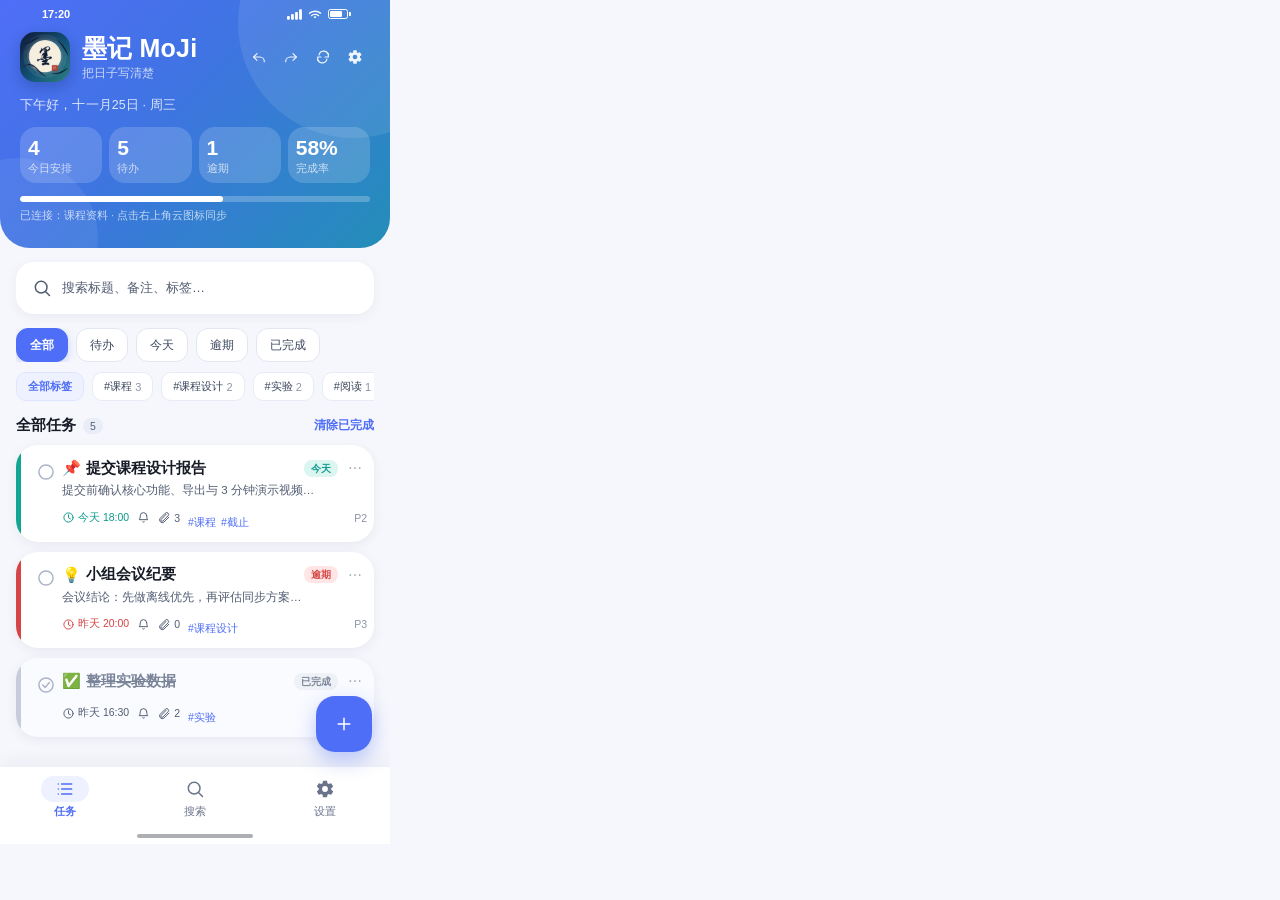
<file: android/docs/concept-art/source/home.html>
<!doctype html>
<html lang="zh-CN"><head><meta charset="utf-8"><title>墨记 · 首页</title>
<link rel="stylesheet" href="style.css"></head><body>
<svg style="display:none" xmlns="http://www.w3.org/2000/svg"><symbol id="i-search" viewBox="0 0 24 24"><circle cx="11" cy="11" r="7"/><path d="M16.5 16.5 21 21"/></symbol><symbol id="i-sync" viewBox="0 0 24 24"><path d="M20 7v5h-5"/><path d="M4 17v-5h5"/><path d="M6.1 9A7 7 0 0 1 19.5 7.5"/><path d="M17.9 15A7 7 0 0 1 4.5 16.5"/></symbol><symbol id="i-cloud" viewBox="0 0 24 24"><path d="M7 18h10a4 4 0 0 0 .6-8A6 6 0 0 0 6 11.5 3.2 3.2 0 0 0 7 18Z"/></symbol><symbol id="i-settings" viewBox="0 0 24 24"><path fill="currentColor" stroke="none" d="M19.43 12.98c.04-.32.07-.65.07-.98s-.03-.66-.07-.98l2.11-1.65c.19-.15.24-.42.12-.64l-2-3.46c-.12-.22-.39-.3-.61-.22l-2.49 1c-.52-.4-1.08-.73-1.69-.98l-.38-2.65C14.46 2.18 14.25 2 14 2h-4c-.25 0-.46.18-.49.42l-.38 2.65c-.61.25-1.17.59-1.69.98l-2.49-1c-.23-.09-.49 0-.61.22l-2 3.46c-.13.22-.07.49.12.64l2.11 1.65c-.04.32-.07.65-.07.98s.03.66.07.98l-2.11 1.65c-.19.15-.24.42-.12.64l2 3.46c.12.22.39.3.61.22l2.49-1c.52.4 1.08.73 1.69.98l.38 2.65c.03.24.24.42.49.42h4c.25 0 .46-.18.49-.42l.38-2.65c.61-.25 1.17-.59 1.69-.98l2.49 1c.23.09.49 0 .61-.22l2-3.46c.12-.22.07-.49-.12-.64l-2.11-1.65ZM12 15.5A3.5 3.5 0 1 1 12 8.5a3.5 3.5 0 0 1 0 7Z"/></symbol><symbol id="i-undo" viewBox="0 0 24 24"><path d="M9 7 4 12l5 5"/><path d="M4 12h9a7 7 0 0 1 7 7"/></symbol><symbol id="i-redo" viewBox="0 0 24 24"><path d="m15 7 5 5-5 5"/><path d="M20 12h-9a7 7 0 0 0-7 7"/></symbol><symbol id="i-plus" viewBox="0 0 24 24"><path d="M12 5v14M5 12h14"/></symbol><symbol id="i-more" viewBox="0 0 24 24"><circle cx="5" cy="12" r="1.3" fill="currentColor" stroke="none"/><circle cx="12" cy="12" r="1.3" fill="currentColor" stroke="none"/><circle cx="19" cy="12" r="1.3" fill="currentColor" stroke="none"/></symbol><symbol id="i-clock" viewBox="0 0 24 24"><circle cx="12" cy="12" r="8.5"/><path d="M12 7v5.5l3.5 2"/></symbol><symbol id="i-bell" viewBox="0 0 24 24"><path d="M18 9a6 6 0 1 0-12 0c0 6-2 7-2 7h16s-2-1-2-7"/><path d="M10.5 20a2 2 0 0 0 3 0"/></symbol><symbol id="i-clip" viewBox="0 0 24 24"><path d="M20 11.5 11 20.5a5 5 0 0 1-7-7l9.5-9.5a3.5 3.5 0 0 1 5 5l-9.5 9.5a2 2 0 0 1-3-3L15 6"/></symbol><symbol id="i-edit" viewBox="0 0 24 24"><path d="M4 20h4L20 8l-4-4L4 16v4Z"/><path d="m14 6 4 4"/></symbol><symbol id="i-trash" viewBox="0 0 24 24"><path d="M4 7h16M9 7V4h6v3M6 7l1 13h10l1-13"/><path d="M10 11v5M14 11v5"/></symbol><symbol id="i-back" viewBox="0 0 24 24"><path d="M15 5 8 12l7 7"/></symbol><symbol id="i-check-circle" viewBox="0 0 24 24"><circle cx="12" cy="12" r="8.5"/><path d="m8 12 3 3 5-6"/></symbol><symbol id="i-circle" viewBox="0 0 24 24"><circle cx="12" cy="12" r="8.5"/></symbol><symbol id="i-image" viewBox="0 0 24 24"><rect x="3" y="4" width="18" height="16" rx="2"/><circle cx="8.5" cy="9" r="1.5"/><path d="m4 17 5-5 4 4 3-3 4 4"/></symbol><symbol id="i-music" viewBox="0 0 24 24"><path d="M9 18V6l10-2v12"/><circle cx="6.5" cy="18" r="2.5"/><circle cx="16.5" cy="16" r="2.5"/></symbol><symbol id="i-volume" viewBox="0 0 24 24"><path d="M4 9v6h4l5 4V5L8 9H4Z"/><path d="M16 9a4 4 0 0 1 0 6"/></symbol><symbol id="i-help" viewBox="0 0 24 24"><circle cx="12" cy="12" r="8.5"/><path d="M9.5 9a2.5 2.5 0 1 1 3.5 2.3c-.7.4-1 1-1 1.7v.5"/><circle cx="12" cy="17" r=".8" fill="currentColor" stroke="none"/></symbol><symbol id="i-folder" viewBox="0 0 24 24"><path d="M3 6h6l2 2h10v11H3V6Z"/></symbol><symbol id="i-tag" viewBox="0 0 24 24"><path d="M3 12V4h8l10 10-8 8L3 12Z"/><circle cx="7.5" cy="8.5" r="1.3"/></symbol><symbol id="i-list" viewBox="0 0 24 24"><path d="M8 6h12M8 12h12M8 18h12"/><path d="M4 6h.01M4 12h.01M4 18h.01"/></symbol><symbol id="i-close" viewBox="0 0 24 24"><path d="m6 6 12 12M18 6 6 18"/></symbol><symbol id="i-alarm" viewBox="0 0 24 24"><circle cx="12" cy="13" r="7"/><path d="M12 9v4l2.5 1.5M5 4 3 6M19 4l2 2"/></symbol><symbol id="i-snooze" viewBox="0 0 24 24"><circle cx="12" cy="12" r="8.5"/><path d="M12 7v5l3 2"/><path d="M5 3 3 5M19 3l2 2"/></symbol><symbol id="i-check" viewBox="0 0 24 24"><path d="m5 12 4.5 4.5L19 7"/></symbol><symbol id="i-sliders" viewBox="0 0 24 24"><path d="M4 7h9M17 7h3M4 12h3M11 12h9M4 17h11M19 17h1"/><circle cx="15" cy="7" r="2"/><circle cx="9" cy="12" r="2"/><circle cx="17" cy="17" r="2"/></symbol></svg>

<div class="screen">
  <div class="home-header">
    <div class="header-inner">
      
  <div class="statusbar ">
    <div>17:20</div>
    <div class="status-right">
      <svg width="15" height="11" viewBox="0 0 16 11" fill="currentColor"><rect x="0" y="7" width="3" height="4" rx="1"/><rect x="4.3" y="5" width="3" height="6" rx="1"/><rect x="8.6" y="2.7" width="3" height="8.3" rx="1"/><rect x="12.9" y="0" width="3" height="11" rx="1"/></svg>
      <svg width="14" height="11" viewBox="0 0 24 19" fill="currentColor"><path d="M12 16.2 9.6 13.8a3.4 3.4 0 0 1 4.8 0L12 16.2Zm0-5.7c-2.3 0-4.3.9-5.8 2.4L4.5 11.2A11.4 11.4 0 0 1 12 8.3c2.9 0 5.5 1.1 7.5 2.9l-1.7 1.7a8.3 8.3 0 0 0-5.8-2.4Zm0-5.3c-3.7 0-7 1.5-9.4 3.9L1 6.8A15.6 15.6 0 0 1 12 2.4c4.4 0 8.3 1.8 11 4.4l-1.7 1.7A13.3 13.3 0 0 0 12 5.2Z"/></svg>
      <div class="battery"><i></i></div>
    </div>
  </div>
      <div class="brand-row">
        <div class="brand-logo"><img src="[data-uri]" alt="logo"></div>
        <div class="brand-text">
          <div class="brand-name">墨记 MoJi</div>
          <div class="brand-sub">把日子写清楚</div>
        </div>
        <div class="header-actions">
          <div class="ibtn"><svg class="icon-sm" viewBox="0 0 24 24"><use href="#i-undo"/></svg></div>
          <div class="ibtn"><svg class="icon-sm" viewBox="0 0 24 24"><use href="#i-redo"/></svg></div>
          <div class="ibtn"><svg class="icon-sm" viewBox="0 0 24 24"><use href="#i-sync"/></svg></div>
          <div class="ibtn"><svg class="icon-sm" viewBox="0 0 24 24"><use href="#i-settings"/></svg></div>
        </div>
      </div>
      <div class="greeting">下午好，十一月25日 · 周三</div>
      <div class="stats">
        <div class="stat"><div class="v">4</div><div class="k">今日安排</div></div>
        <div class="stat"><div class="v">5</div><div class="k">待办</div></div>
        <div class="stat"><div class="v">1</div><div class="k">逾期</div></div>
        <div class="stat"><div class="v">58%</div><div class="k">完成率</div></div>
      </div>
      <div class="progress"><i></i></div>
      <div class="sync-line">已连接：课程资料 · 点击右上角云图标同步</div>
    </div>
  </div>

  <div class="home-content">
    <div class="search"><svg class="icon" viewBox="0 0 24 24"><use href="#i-search"/></svg><span>搜索标题、备注、标签…</span></div>
    <div class="chips">
      <div class="chip on">全部</div>
      <div class="chip">待办</div>
      <div class="chip">今天</div>
      <div class="chip">逾期</div>
      <div class="chip">已完成</div>
    </div>
    <div class="tags">
      <div class="tagchip on">全部标签</div>
      <div class="tagchip">#课程<b>3</b></div>
      <div class="tagchip">#课程设计<b>2</b></div>
      <div class="tagchip">#实验<b>2</b></div>
      <div class="tagchip">#阅读<b>1</b></div>
    </div>
    <div class="list-head">
      <div class="list-title">全部任务</div>
      <div class="count-pill">5</div>
      <div class="clear-done">清除已完成</div>
    </div>

    <div class="card">
      <div class="stripe" style="background:#12a594"></div>
      <div class="card-body">
        <div class="card-top">
          <div class="cb"><svg class="icon" viewBox="0 0 24 24"><use href="#i-circle"/></svg></div>
          <div class="card-main">
            <div class="title-line">
              <span class="emoji">📌</span>
              <span class="task-title">提交课程设计报告</span>
              <span class="badge today">今天</span>
              <span class="more"><svg class="icon-sm" viewBox="0 0 24 24"><use href="#i-more"/></svg></span>
            </div>
            <div class="note-preview">提交前确认核心功能、导出与 3 分钟演示视频…</div>
            <div class="card-meta">
              <div class="meta-item today"><svg class="icon-xs" viewBox="0 0 24 24"><use href="#i-clock"/></svg><span>今天 18:00</span></div>
              <div class="meta-item"><svg class="icon-xs" viewBox="0 0 24 24"><use href="#i-bell"/></svg></div>
              <div class="meta-item"><svg class="icon-xs" viewBox="0 0 24 24"><use href="#i-clip"/></svg><span>3</span></div>
              <div class="meta-item tags"><span>#课程</span><span>#截止</span></div>
              <span class="prio-text" style="margin-left:auto">P2</span>
            </div>
          </div>
        </div>
      </div>
    </div>
    <div class="card">
      <div class="stripe" style="background:#d64545"></div>
      <div class="card-body">
        <div class="card-top">
          <div class="cb"><svg class="icon" viewBox="0 0 24 24"><use href="#i-circle"/></svg></div>
          <div class="card-main">
            <div class="title-line">
              <span class="emoji">💡</span>
              <span class="task-title">小组会议纪要</span>
              <span class="badge overdue">逾期</span>
              <span class="more"><svg class="icon-sm" viewBox="0 0 24 24"><use href="#i-more"/></svg></span>
            </div>
            <div class="note-preview">会议结论：先做离线优先，再评估同步方案…</div>
            <div class="card-meta">
              <div class="meta-item overdue"><svg class="icon-xs" viewBox="0 0 24 24"><use href="#i-clock"/></svg><span>昨天 20:00</span></div>
              <div class="meta-item"><svg class="icon-xs" viewBox="0 0 24 24"><use href="#i-bell"/></svg></div>
              <div class="meta-item"><svg class="icon-xs" viewBox="0 0 24 24"><use href="#i-clip"/></svg><span>0</span></div>
              <div class="meta-item tags"><span>#课程设计</span></div>
              <span class="prio-text" style="margin-left:auto">P3</span>
            </div>
          </div>
        </div>
      </div>
    </div>
    <div class="card done">
      <div class="stripe" style="background:#c6ccdc"></div>
      <div class="card-body">
        <div class="card-top">
          <div class="cb"><svg class="icon" viewBox="0 0 24 24"><use href="#i-check-circle"/></svg></div>
          <div class="card-main">
            <div class="title-line">
              <span class="emoji">✅</span>
              <span class="task-title">整理实验数据</span>
              <span class="badge done">已完成</span>
              <span class="more"><svg class="icon-sm" viewBox="0 0 24 24"><use href="#i-more"/></svg></span>
            </div>
            
            <div class="card-meta">
              <div class="meta-item "><svg class="icon-xs" viewBox="0 0 24 24"><use href="#i-clock"/></svg><span>昨天 16:30</span></div>
              <div class="meta-item"><svg class="icon-xs" viewBox="0 0 24 24"><use href="#i-bell"/></svg></div>
              <div class="meta-item"><svg class="icon-xs" viewBox="0 0 24 24"><use href="#i-clip"/></svg><span>2</span></div>
              <div class="meta-item tags"><span>#实验</span></div>
              <span class="prio-text" style="margin-left:auto">P4</span>
            </div>
          </div>
        </div>
      </div>
    </div>
  </div>
  
  <div class="bottom-nav">
    <div class="nav-item on"><div class="nav-pill"><svg class="icon" viewBox="0 0 24 24"><use href="#i-list"/></svg></div><div>任务</div></div>
    <div class="nav-item"><div class="nav-pill"><svg class="icon" viewBox="0 0 24 24"><use href="#i-search"/></svg></div><div>搜索</div></div>
    <div class="nav-item"><div class="nav-pill"><svg class="icon" viewBox="0 0 24 24"><use href="#i-settings"/></svg></div><div>设置</div></div>
  </div>
  <div class="fab"><svg class="icon" viewBox="0 0 24 24"><use href="#i-plus"/></svg></div>
  <div class="gesture"></div>

</div>
</body></html>
</file>
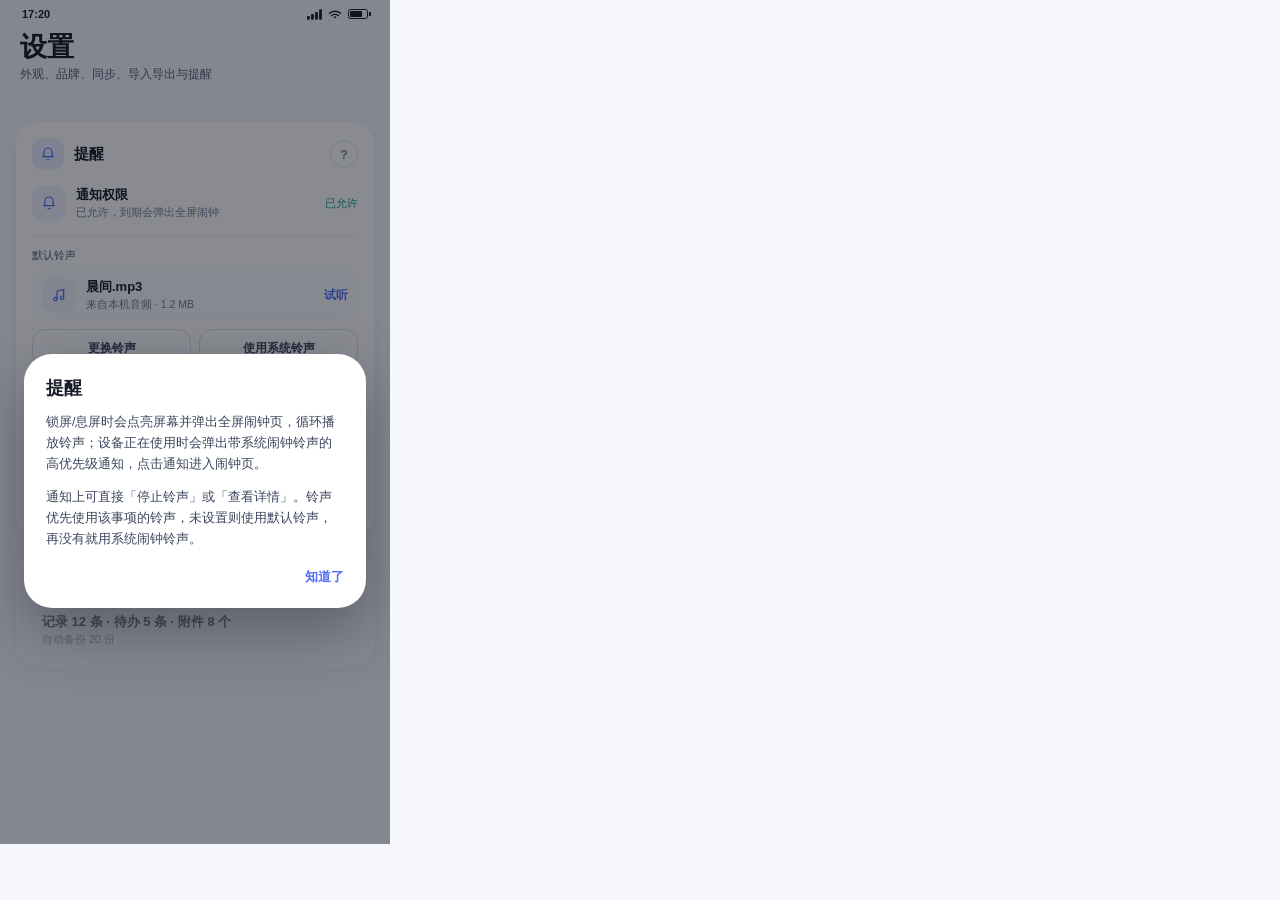
<file: android/docs/concept-art/source/reminder.html>
<!doctype html>
<html lang="zh-CN"><head><meta charset="utf-8"><title>墨记 · 提醒设置</title>
<link rel="stylesheet" href="style.css"></head><body>
<svg style="display:none" xmlns="http://www.w3.org/2000/svg"><symbol id="i-search" viewBox="0 0 24 24"><circle cx="11" cy="11" r="7"/><path d="M16.5 16.5 21 21"/></symbol><symbol id="i-sync" viewBox="0 0 24 24"><path d="M20 7v5h-5"/><path d="M4 17v-5h5"/><path d="M6.1 9A7 7 0 0 1 19.5 7.5"/><path d="M17.9 15A7 7 0 0 1 4.5 16.5"/></symbol><symbol id="i-cloud" viewBox="0 0 24 24"><path d="M7 18h10a4 4 0 0 0 .6-8A6 6 0 0 0 6 11.5 3.2 3.2 0 0 0 7 18Z"/></symbol><symbol id="i-settings" viewBox="0 0 24 24"><path fill="currentColor" stroke="none" d="M19.43 12.98c.04-.32.07-.65.07-.98s-.03-.66-.07-.98l2.11-1.65c.19-.15.24-.42.12-.64l-2-3.46c-.12-.22-.39-.3-.61-.22l-2.49 1c-.52-.4-1.08-.73-1.69-.98l-.38-2.65C14.46 2.18 14.25 2 14 2h-4c-.25 0-.46.18-.49.42l-.38 2.65c-.61.25-1.17.59-1.69.98l-2.49-1c-.23-.09-.49 0-.61.22l-2 3.46c-.13.22-.07.49.12.64l2.11 1.65c-.04.32-.07.65-.07.98s.03.66.07.98l-2.11 1.65c-.19.15-.24.42-.12.64l2 3.46c.12.22.39.3.61.22l2.49-1c.52.4 1.08.73 1.69.98l.38 2.65c.03.24.24.42.49.42h4c.25 0 .46-.18.49-.42l.38-2.65c.61-.25 1.17-.59 1.69-.98l2.49 1c.23.09.49 0 .61-.22l2-3.46c.12-.22.07-.49-.12-.64l-2.11-1.65ZM12 15.5A3.5 3.5 0 1 1 12 8.5a3.5 3.5 0 0 1 0 7Z"/></symbol><symbol id="i-undo" viewBox="0 0 24 24"><path d="M9 7 4 12l5 5"/><path d="M4 12h9a7 7 0 0 1 7 7"/></symbol><symbol id="i-redo" viewBox="0 0 24 24"><path d="m15 7 5 5-5 5"/><path d="M20 12h-9a7 7 0 0 0-7 7"/></symbol><symbol id="i-plus" viewBox="0 0 24 24"><path d="M12 5v14M5 12h14"/></symbol><symbol id="i-more" viewBox="0 0 24 24"><circle cx="5" cy="12" r="1.3" fill="currentColor" stroke="none"/><circle cx="12" cy="12" r="1.3" fill="currentColor" stroke="none"/><circle cx="19" cy="12" r="1.3" fill="currentColor" stroke="none"/></symbol><symbol id="i-clock" viewBox="0 0 24 24"><circle cx="12" cy="12" r="8.5"/><path d="M12 7v5.5l3.5 2"/></symbol><symbol id="i-bell" viewBox="0 0 24 24"><path d="M18 9a6 6 0 1 0-12 0c0 6-2 7-2 7h16s-2-1-2-7"/><path d="M10.5 20a2 2 0 0 0 3 0"/></symbol><symbol id="i-clip" viewBox="0 0 24 24"><path d="M20 11.5 11 20.5a5 5 0 0 1-7-7l9.5-9.5a3.5 3.5 0 0 1 5 5l-9.5 9.5a2 2 0 0 1-3-3L15 6"/></symbol><symbol id="i-edit" viewBox="0 0 24 24"><path d="M4 20h4L20 8l-4-4L4 16v4Z"/><path d="m14 6 4 4"/></symbol><symbol id="i-trash" viewBox="0 0 24 24"><path d="M4 7h16M9 7V4h6v3M6 7l1 13h10l1-13"/><path d="M10 11v5M14 11v5"/></symbol><symbol id="i-back" viewBox="0 0 24 24"><path d="M15 5 8 12l7 7"/></symbol><symbol id="i-check-circle" viewBox="0 0 24 24"><circle cx="12" cy="12" r="8.5"/><path d="m8 12 3 3 5-6"/></symbol><symbol id="i-circle" viewBox="0 0 24 24"><circle cx="12" cy="12" r="8.5"/></symbol><symbol id="i-image" viewBox="0 0 24 24"><rect x="3" y="4" width="18" height="16" rx="2"/><circle cx="8.5" cy="9" r="1.5"/><path d="m4 17 5-5 4 4 3-3 4 4"/></symbol><symbol id="i-music" viewBox="0 0 24 24"><path d="M9 18V6l10-2v12"/><circle cx="6.5" cy="18" r="2.5"/><circle cx="16.5" cy="16" r="2.5"/></symbol><symbol id="i-volume" viewBox="0 0 24 24"><path d="M4 9v6h4l5 4V5L8 9H4Z"/><path d="M16 9a4 4 0 0 1 0 6"/></symbol><symbol id="i-help" viewBox="0 0 24 24"><circle cx="12" cy="12" r="8.5"/><path d="M9.5 9a2.5 2.5 0 1 1 3.5 2.3c-.7.4-1 1-1 1.7v.5"/><circle cx="12" cy="17" r=".8" fill="currentColor" stroke="none"/></symbol><symbol id="i-folder" viewBox="0 0 24 24"><path d="M3 6h6l2 2h10v11H3V6Z"/></symbol><symbol id="i-tag" viewBox="0 0 24 24"><path d="M3 12V4h8l10 10-8 8L3 12Z"/><circle cx="7.5" cy="8.5" r="1.3"/></symbol><symbol id="i-list" viewBox="0 0 24 24"><path d="M8 6h12M8 12h12M8 18h12"/><path d="M4 6h.01M4 12h.01M4 18h.01"/></symbol><symbol id="i-close" viewBox="0 0 24 24"><path d="m6 6 12 12M18 6 6 18"/></symbol><symbol id="i-alarm" viewBox="0 0 24 24"><circle cx="12" cy="13" r="7"/><path d="M12 9v4l2.5 1.5M5 4 3 6M19 4l2 2"/></symbol><symbol id="i-snooze" viewBox="0 0 24 24"><circle cx="12" cy="12" r="8.5"/><path d="M12 7v5l3 2"/><path d="M5 3 3 5M19 3l2 2"/></symbol><symbol id="i-check" viewBox="0 0 24 24"><path d="m5 12 4.5 4.5L19 7"/></symbol><symbol id="i-sliders" viewBox="0 0 24 24"><path d="M4 7h9M17 7h3M4 12h3M11 12h9M4 17h11M19 17h1"/><circle cx="15" cy="7" r="2"/><circle cx="9" cy="12" r="2"/><circle cx="17" cy="17" r="2"/></symbol></svg>

<div class="screen">
  
  <div class="statusbar dark">
    <div>17:20</div>
    <div class="status-right">
      <svg width="15" height="11" viewBox="0 0 16 11" fill="currentColor"><rect x="0" y="7" width="3" height="4" rx="1"/><rect x="4.3" y="5" width="3" height="6" rx="1"/><rect x="8.6" y="2.7" width="3" height="8.3" rx="1"/><rect x="12.9" y="0" width="3" height="11" rx="1"/></svg>
      <svg width="14" height="11" viewBox="0 0 24 19" fill="currentColor"><path d="M12 16.2 9.6 13.8a3.4 3.4 0 0 1 4.8 0L12 16.2Zm0-5.7c-2.3 0-4.3.9-5.8 2.4L4.5 11.2A11.4 11.4 0 0 1 12 8.3c2.9 0 5.5 1.1 7.5 2.9l-1.7 1.7a8.3 8.3 0 0 0-5.8-2.4Zm0-5.3c-3.7 0-7 1.5-9.4 3.9L1 6.8A15.6 15.6 0 0 1 12 2.4c4.4 0 8.3 1.8 11 4.4l-1.7 1.7A13.3 13.3 0 0 0 12 5.2Z"/></svg>
      <div class="battery"><i></i></div>
    </div>
  </div>
  <div class="settings-header">
    <div class="settings-title">设置</div>
    <div class="settings-sub">外观、品牌、同步、导入导出与提醒</div>
  </div>
  <div class="settings-scroll">
    <div class="section">
      <div class="section-head">
        <div class="section-icon"><svg class="icon-sm" viewBox="0 0 24 24"><use href="#i-bell"/></svg></div>
        <div class="section-title">提醒</div>
        <div class="help">?</div>
      </div>
      <div class="setting-row">
      <div class="icon-box"><svg class="icon-sm" viewBox="0 0 24 24"><use href="#i-bell"/></svg></div>
      <div class="texts"><div class="t">通知权限</div><div class="s">已允许，到期会弹出全屏闹钟</div></div>
      <div class="check">已允许</div>
    </div>
      <div class="divider"></div>
      <div style="font-size:10.5px;color:#525c72;margin-bottom:6px">默认铃声</div>
      <div class="setting-row" style="background:#fafbff;border-radius:14px;padding:8px 10px;min-height:52px">
        <div class="icon-box"><svg class="icon-sm" viewBox="0 0 24 24"><use href="#i-music"/></svg></div>
        <div class="texts"><div class="t">晨间.mp3</div><div class="s">来自本机音频 · 1.2 MB</div></div>
        <div class="trail">试听</div>
      </div>
      <div class="field-row" style="margin-top:8px">
        <div class="btn outline">更换铃声</div>
        <div class="btn outline">使用系统铃声</div>
      </div>
      <div class="vol-head"><span>铃声音量</span><b>78%</b></div>
      <div class="slider"><i style="width:78%"></i><span class="knob" style="left:78%"></span></div>
      <div class="divider"></div>
      <div class="setting-row">
      <div class="icon-box"><svg class="icon-sm" viewBox="0 0 24 24"><use href="#i-clock"/></svg></div>
      <div class="texts"><div class="t">精确闹钟</div><div class="s">已开启，按秒准时提醒</div></div>
      <div class="check">已开启</div>
    </div>
      <div class="setting-row">
      <div class="icon-box"><svg class="icon-sm" viewBox="0 0 24 24"><use href="#i-alarm"/></svg></div>
      <div class="texts"><div class="t">全屏闹钟</div><div class="s">已开启，锁屏也会点亮</div></div>
      <div class="check">已开启</div>
    </div>
    </div>
    <div class="section" style="opacity:.55">
      <div class="section-head">
        <div class="section-icon"><svg class="icon-sm" viewBox="0 0 24 24"><use href="#i-folder"/></svg></div>
        <div class="section-title">数据</div>
        <div class="help">?</div>
      </div>
      <div class="setting-row"><div class="texts"><div class="t">记录 12 条 · 待办 5 条 · 附件 8 个</div><div class="s">自动备份 20 份</div></div></div>
    </div>
  </div>
  <div class="scrim"></div>
  <div class="help-dialog">
    <h3>提醒</h3>
    <p>锁屏/息屏时会点亮屏幕并弹出全屏闹钟页，循环播放铃声；设备正在使用时会弹出带系统闹钟铃声的高优先级通知，点击通知进入闹钟页。</p>
    <p>通知上可直接「停止铃声」或「查看详情」。铃声优先使用该事项的铃声，未设置则使用默认铃声，再没有就用系统闹钟铃声。</p>
    <div class="ok">知道了</div>
  </div>
</div>
</body></html>
</file>
<file: android/docs/concept-art/source/style.css>
* { box-sizing: border-box; }
html, body { margin: 0; padding: 0; }
body {
  width: 390px; height: 844px; overflow: hidden;
  background: #f6f7fc; color: #171b26;
  font-family: "Microsoft YaHei", "PingFang SC", "Noto Sans SC", sans-serif;
  -webkit-font-smoothing: antialiased;
}
.screen { position: relative; width: 390px; height: 844px; overflow: hidden; background: #f6f7fc; }
.statusbar {
  height: 28px; padding: 0 22px; display: flex; align-items: center; justify-content: space-between;
  color: #fff; font-size: 11px; font-weight: 600; position: relative; z-index: 20;
}
.statusbar.dark { color: #171b26; }
.status-right { display: flex; align-items: center; gap: 6px; }
.status-right svg { display: block; }
.battery { width: 20px; height: 10px; border: 1.2px solid currentColor; border-radius: 2.5px; padding: 1.2px; position: relative; }
.battery::after { content: ""; position: absolute; right: -4px; top: 2.4px; width: 2.5px; height: 3.6px; border-radius: 0 1px 1px 0; background: currentColor; }
.battery i { display: block; height: 100%; width: 74%; border-radius: 1px; background: currentColor; }
.icon { width: 20px; height: 20px; display: block; }
.icon-sm { width: 16px; height: 16px; display: block; }
.icon-xs { width: 13px; height: 13px; display: block; }
svg.icon, svg.icon-sm, svg.icon-xs {
  fill: none; stroke: currentColor; stroke-width: 1.8;
  stroke-linecap: round; stroke-linejoin: round;
}
.muted { color: #525c72; }
.primary { color: #4f6ef7; }

/* ---------------- home ---------------- */
.home-header {
  position: absolute; left: 0; right: 0; top: 0; height: 248px;
  border-radius: 0 0 30px 30px; padding: 0 20px;
  background: linear-gradient(135deg, #4f6ef7 0%, #3f74e2 42%, #238eb8 100%);
  overflow: hidden;
}
.home-header::before {
  content: ""; position: absolute; width: 230px; height: 230px; right: -78px; top: -92px;
  border-radius: 50%; background: rgba(255,255,255,.09);
}
.home-header::after {
  content: ""; position: absolute; width: 160px; height: 160px; left: -62px; bottom: -70px;
  border-radius: 50%; background: rgba(255,255,255,.07);
}
.header-inner { position: relative; z-index: 2; }
.brand-row { display: flex; align-items: center; gap: 12px; margin-top: 4px; }
.brand-logo {
  width: 50px; height: 50px; border-radius: 15px; overflow: hidden; flex: none;
  box-shadow: 0 5px 14px rgba(15,24,60,.23);
}
.brand-logo img { width: 100%; height: 100%; object-fit: cover; display: block; }
.brand-name { font-size: 25px; line-height: 29px; font-weight: 700; color: #fff; letter-spacing: .2px; white-space: nowrap; }
.brand-sub { font-size: 11.5px; line-height: 16px; color: rgba(255,255,255,.72); margin-top: 2px; white-space: nowrap; }
.brand-text { flex: 1; min-width: 0; }
.header-actions { display: flex; align-items: center; gap: 1px; color: #fff; opacity: .92; }
.header-actions .ibtn { width: 31px; height: 36px; display: flex; align-items: center; justify-content: center; }
.greeting { margin-top: 15px; font-size: 12.5px; color: rgba(255,255,255,.82); letter-spacing: .1px; }
.stats { display: grid; grid-template-columns: repeat(4, 1fr); gap: 7px; margin-top: 13px; }
.stat { background: rgba(255,255,255,.16); border-radius: 16px; padding: 9px 8px 8px; min-width: 0; }
.stat .v { font-size: 21px; line-height: 24px; font-weight: 700; color: #fff; }
.stat .k { font-size: 10.5px; line-height: 14px; color: rgba(255,255,255,.73); margin-top: 1px; white-space: nowrap; }
.progress { height: 6px; border-radius: 4px; background: rgba(255,255,255,.23); margin-top: 13px; overflow: hidden; }
.progress i { display: block; height: 100%; width: 58%; border-radius: 4px; background: #fff; }
.sync-line { margin-top: 7px; font-size: 10.5px; color: rgba(255,255,255,.70); white-space: nowrap; overflow: hidden; text-overflow: ellipsis; }

.home-content { position: absolute; left: 0; right: 0; top: 262px; bottom: 0; padding: 0 16px; }
.search {
  height: 52px; border-radius: 18px; background: #fff; box-shadow: 0 3px 12px rgba(38,51,90,.06);
  display: flex; align-items: center; padding: 0 16px; color: #525c72; font-size: 13px; gap: 10px;
}
.chips { display: flex; gap: 8px; margin-top: 14px; overflow: hidden; }
.chip {
  height: 34px; padding: 0 13px; border-radius: 12px; background: #fff; border: 1px solid #e1e6f1;
  color: #3b465c; font-size: 12px; display: flex; align-items: center; justify-content: center; white-space: nowrap; flex: none;
}
.chip.on { background: #4f6ef7; border-color: #4f6ef7; color: #fff; font-weight: 600; box-shadow: 0 3px 9px rgba(79,110,247,.25); }
.tags { display: flex; gap: 8px; margin-top: 10px; overflow: hidden; }
.tagchip {
  height: 29px; padding: 0 11px; border-radius: 10px; background: #fff; border: 1px solid #e7ebf5;
  color: #3b465c; font-size: 11px; display: flex; align-items: center; white-space: nowrap; flex: none;
}
.tagchip.on { color: #4f6ef7; background: #eef1ff; border-color: #dfe5ff; font-weight: 600; }
.tagchip b { color: #8b93a7; font-weight: 400; margin-left: 3px; }
.list-head { display: flex; align-items: center; margin-top: 15px; }
.list-title { font-size: 15px; font-weight: 700; }
.count-pill { margin-left: 7px; background: #e9edf7; color: #525c72; font-size: 10.5px; padding: 2px 7px; border-radius: 8px; }
.clear-done { margin-left: auto; color: #4f6ef7; font-size: 12px; font-weight: 600; }
.card {
  position: relative; display: flex; background: #fff; border-radius: 22px; overflow: hidden;
  box-shadow: 0 3px 12px rgba(38,51,90,.065); margin-top: 10px;
}
.stripe { width: 5px; flex: none; background: #4f6ef7; }
.card-body { flex: 1; min-width: 0; padding: 10px 7px 12px 11px; }
.card-top { display: flex; align-items: flex-start; }
.cb { width: 33px; height: 33px; flex: none; display: flex; align-items: center; justify-content: center; color: #acb4c8; margin-left: -3px; }
.card-main { flex: 1; min-width: 0; }
.title-line { display: flex; align-items: center; gap: 5px; min-height: 22px; }
.emoji { font-size: 15px; flex: none; }
.task-title { font-size: 14.5px; font-weight: 600; line-height: 21px; white-space: nowrap; overflow: hidden; text-overflow: ellipsis; flex: 1; min-width: 0; }
.badge { font-size: 9.5px; line-height: 15px; padding: 1px 7px; border-radius: 8px; font-weight: 600; flex: none; }
.badge.today { color: #0d9b8c; background: #dcf5f1; }
.badge.overdue { color: #d64545; background: #ffe5e5; }
.badge.done { color: #7a8498; background: #eef1f6; }
.badge.prio { color: #4f6ef7; background: #eef1ff; }
.more { width: 24px; height: 26px; display: flex; align-items: center; justify-content: center; color: #8b93a7; flex: none; }
.note-preview {
  font-size: 11.5px; line-height: 15.5px; color: #525c72; margin-top: 2px;
  display: -webkit-box; -webkit-line-clamp: 2; -webkit-box-orient: vertical; overflow: hidden;
}
.card-meta { display: flex; align-items: center; gap: 8px; margin-top: 7px; color: #525c72; font-size: 10.5px; white-space: nowrap; }
.meta-item { display: flex; align-items: center; gap: 3px; }
.meta-item.today { color: #0d9b8c; }
.meta-item.overdue { color: #d64545; }
.meta-item.tags { color: #4f6ef7; gap: 5px; }
.prio-text { color: #8b93a7; }
.card.done { background: #fafbff; }
.card.done .task-title { color: #7a8498; text-decoration: line-through; }

.bottom-nav {
  position: absolute; left: 0; right: 0; bottom: 0; height: 78px; background: #fff;
  border-top: 1px solid #edf0f7; display: flex; align-items: flex-start; padding-top: 9px; z-index: 10;
  box-shadow: 0 -4px 18px rgba(30,45,90,.05);
}
.nav-item { flex: 1; display: flex; flex-direction: column; align-items: center; gap: 3px; color: #69738a; font-size: 10.5px; }
.nav-item.on { color: #4f6ef7; font-weight: 600; }
.nav-item .nav-pill { height: 26px; width: 48px; display: flex; align-items: center; justify-content: center; border-radius: 13px; }
.nav-item.on .nav-pill { background: #eef1ff; }
.gesture { position: absolute; bottom: 6px; left: 50%; transform: translateX(-50%); width: 116px; height: 4px; border-radius: 3px; background: #171b26; opacity: .35; z-index: 20; }
.fab {
  position: absolute; right: 18px; bottom: 92px; width: 56px; height: 56px; border-radius: 19px;
  background: #4f6ef7; color: #fff; display: flex; align-items: center; justify-content: center;
  box-shadow: 0 8px 20px rgba(79,110,247,.38); z-index: 12;
}

/* ---------------- alarm ---------------- */
.alarm-screen {
  background: linear-gradient(160deg, #101733 0%, #1b2450 52%, #2a1f4d 100%);
  color: #fff;
}
.alarm-screen::before {
  content: ""; position: absolute; width: 360px; height: 360px; border-radius: 50%;
  right: -160px; top: 190px; background: radial-gradient(circle, rgba(124,148,255,.20), rgba(124,148,255,0));
}
.alarm-screen::after {
  content: ""; position: absolute; width: 320px; height: 320px; border-radius: 50%;
  left: -180px; bottom: 60px; background: radial-gradient(circle, rgba(45,212,191,.13), rgba(45,212,191,0));
}
.alarm-close { position: absolute; right: 14px; top: 34px; width: 40px; height: 40px; display: flex; align-items: center; justify-content: center; color: rgba(255,255,255,.72); z-index: 5; }
.alarm-content { position: relative; z-index: 3; padding: 0 24px; display: flex; flex-direction: column; height: 816px; }
.alarm-top { margin-top: 26px; display: flex; flex-direction: column; align-items: center; }
.alarm-glyph { color: #b7c6ff; margin-bottom: 4px; }
.alarm-clock { font-size: 64px; line-height: 72px; font-weight: 700; letter-spacing: 1px; }
.alarm-date { font-size: 13px; color: rgba(255,255,255,.64); margin-top: 1px; }
.alarm-card {
  margin-top: 25px; border-radius: 26px; background: rgba(255,255,255,.09);
  border: 1px solid rgba(255,255,255,.08); padding: 19px 19px 18px;
}
.alarm-title-row { display: flex; align-items: center; gap: 8px; }
.alarm-emoji { font-size: 24px; }
.alarm-title { font-size: 23px; line-height: 30px; font-weight: 650; }
.alarm-due { margin-top: 9px; font-size: 13.5px; color: #ffb4a9; }
.alarm-note { margin-top: 12px; font-size: 13px; line-height: 20px; color: rgba(255,255,255,.77); }
.alarm-note b { color: rgba(255,255,255,.95); font-weight: 600; }
.alarm-spacer { flex: 1; }
.alarm-actions { display: flex; gap: 10px; }
.abtn {
  height: 48px; border-radius: 16px; border: 1px solid rgba(255,255,255,.28);
  color: #fff; display: flex; align-items: center; justify-content: center; gap: 6px;
  font-size: 13px; background: rgba(255,255,255,.03);
}
.abtn.mute { flex: 1; }
.abtn.snooze { flex: 1.35; }
.abtn.primary {
  margin-top: 10px; width: 100%; background: #7e97ff; border: none; color: #0d1330; font-weight: 700; font-size: 14px;
  box-shadow: 0 8px 22px rgba(88,116,255,.30);
}
.alarm-link { text-align: center; margin-top: 15px; font-size: 12.5px; color: rgba(255,255,255,.70); }
.alarm-brand { text-align: center; font-size: 10px; letter-spacing: 2px; color: rgba(255,255,255,.28); margin-bottom: 8px; }

/* ---------------- detail ---------------- */
.topbar { height: 52px; display: flex; align-items: center; padding: 0 6px; }
.topbar .ibtn { width: 40px; height: 40px; display: flex; align-items: center; justify-content: center; color: #171b26; }
.topbar .title { font-size: 21px; font-weight: 600; flex: 1; margin-left: 3px; }
.tabrow { height: 48px; display: flex; background: #f6f7fc; border-bottom: 1px solid #e7ebf5; position: relative; }
.tab { flex: 1; display: flex; align-items: center; justify-content: center; font-size: 13px; color: #525c72; font-weight: 600; }
.tab.on { color: #4f6ef7; }
.tab-indicator { position: absolute; left: 25%; bottom: 0; width: 50%; display: flex; justify-content: center; }
.tab-indicator i { width: 96px; height: 3px; background: #4f6ef7; border-radius: 3px 3px 0 0; }
.detail-scroll { position: absolute; top: 128px; bottom: 0; left: 0; right: 0; padding: 12px 16px 30px; overflow: hidden; }
.dcard { background: #fff; border-radius: 22px; box-shadow: 0 3px 12px rgba(38,51,90,.06); padding: 16px; margin-bottom: 12px; }
.dt-head { display: flex; align-items: flex-start; }
.dt-stripe { width: 4px; height: 52px; border-radius: 3px; background: #4f6ef7; flex: none; }
.dt-title { margin-left: 11px; flex: 1; min-width: 0; font-size: 22px; line-height: 29px; font-weight: 700; }
.pills { display: flex; gap: 7px; margin-top: 9px; flex-wrap: wrap; }
.pill { font-size: 10px; line-height: 16px; padding: 2px 8px; border-radius: 9px; font-weight: 600; }
.pill.blue { color: #4f6ef7; background: #eef1ff; }
.pill.red { color: #d64545; background: #ffe7e7; }
.pill.gray { color: #6f7a90; background: #eef1f6; }
.dt-buttons { display: flex; gap: 10px; margin-top: 15px; }
.btn { height: 40px; border-radius: 13px; display: flex; align-items: center; justify-content: center; gap: 6px; font-size: 12.5px; font-weight: 600; flex: 1; }
.btn.primary { background: #4f6ef7; color: #fff; box-shadow: 0 4px 12px rgba(79,110,247,.25); }
.btn.outline { border: 1px solid #d7ddec; color: #3b465c; background: #fff; }
.mrow { display: flex; align-items: center; min-height: 34px; }
.mrow .label { margin-left: 8px; width: 62px; flex: none; font-size: 10.5px; color: #525c72; }
.mrow .value { flex: 1; font-size: 12px; color: #171b26; }
.mrow .value.red { color: #d64545; }
.mrow .value.mono { font-family: Consolas, monospace; font-size: 10px; color: #6f7a90; }
.dcard .section-head { display: flex; align-items: center; margin-bottom: 6px; }
.dcard .section-head .h { font-size: 15px; font-weight: 700; flex: 1; }
.mini-chip { height: 26px; padding: 0 9px; border-radius: 9px; border: 1px solid #e1e6f1; color: #525c72; font-size: 10.5px; display: flex; align-items: center; margin-left: 6px; }
.mini-chip.on { background: #4f6ef7; color: #fff; border-color: #4f6ef7; }
.md { font-size: 13px; color: #171b26; }
.md h2 { font-size: 19px; margin: 10px 0 5px; letter-spacing: .2px; }
.md p { line-height: 20px; margin: 5px 0; }
.md code { font-family: Consolas, monospace; background: #eef1ff; color: #3b55c6; padding: 1px 4px; border-radius: 4px; font-size: 11px; }
.md .task { display: flex; align-items: flex-start; gap: 7px; margin: 6px 0; font-size: 12.5px; }
.md .task svg { flex: none; margin-top: 2px; }
.md .task.done { color: #7a8498; text-decoration: line-through; }
.md blockquote { margin: 8px 0; border-left: 3px solid #98aaf7; padding: 2px 0 2px 10px; color: #525c72; font-size: 12px; line-height: 18px; }
.md table { border-collapse: collapse; width: 100%; font-size: 11px; margin-top: 7px; border-radius: 8px; overflow: hidden; }
.md th { background: #f0f3fb; color: #525c72; font-weight: 600; text-align: left; }
.md th, .md td { padding: 6px 8px; border-bottom: 1px solid #edf0f7; }
.md tr:last-child td { border-bottom: none; }
.att-row { display: flex; align-items: center; gap: 9px; padding: 8px 0; }
.thumb { width: 42px; height: 42px; border-radius: 10px; background: linear-gradient(135deg,#e9edff,#dfe5ff); display: flex; align-items: center; justify-content: center; color: #4f6ef7; }
.att-name { font-size: 12px; }
.att-sub { font-size: 10px; color: #6f7a90; margin-top: 2px; }

/* ---------------- settings ---------------- */
.settings-header { padding: 2px 20px 10px; }
.settings-title { font-size: 27px; font-weight: 700; line-height: 34px; }
.settings-sub { font-size: 12px; color: #525c72; margin-top: 2px; }
.settings-scroll { position: absolute; top: 118px; bottom: 0; left: 0; right: 0; padding: 4px 16px 20px; overflow: hidden; }
.section { background: #fff; border-radius: 22px; box-shadow: 0 3px 12px rgba(38,51,90,.06); padding: 16px; margin-bottom: 12px; }
.section-head { display: flex; align-items: center; margin-bottom: 12px; }
.section-icon { width: 32px; height: 32px; border-radius: 11px; background: #e9edff; color: #4f6ef7; display: flex; align-items: center; justify-content: center; flex: none; }
.section-title { font-size: 15px; font-weight: 700; margin-left: 10px; flex: 1; }
.help { width: 28px; height: 28px; border-radius: 50%; border: 1px solid #dfe5f1; color: #7a8498; display: flex; align-items: center; justify-content: center; font-size: 13px; font-weight: 600; }
.field { position: relative; border: 1px solid #c9d0e0; border-radius: 13px; padding: 13px 13px 9px; margin-bottom: 9px; background: #fff; }
.field .flabel { position: absolute; top: -7px; left: 10px; padding: 0 4px; background: #fff; color: #4f6ef7; font-size: 9.5px; font-weight: 600; }
.field .ftext { font-size: 13px; color: #171b26; }
.field .fplaceholder { font-size: 13px; color: #8b93a7; }
.field-row { display: flex; gap: 8px; }
.field-row .btn { height: 38px; font-size: 12px; }
.brand-preview-row { display: flex; align-items: center; margin-top: 6px; }
.brand-preview { width: 64px; height: 64px; border-radius: 20px; overflow: hidden; flex: none; box-shadow: 0 4px 12px rgba(30,45,90,.16); }
.brand-preview img { width: 100%; height: 100%; object-fit: cover; display: block; }
.brand-preview-info { margin-left: 13px; flex: 1; }
.brand-preview-info .t { font-size: 14px; font-weight: 600; }
.brand-preview-info .s { font-size: 10.5px; color: #6f7a90; margin-top: 3px; }
.small-btn { height: 31px; padding: 0 12px; border-radius: 10px; border: 1px solid #d7ddec; color: #4f6ef7; font-size: 11.5px; font-weight: 600; display: flex; align-items: center; }
.link-btn { color: #4f6ef7; font-size: 11.5px; font-weight: 600; margin-top: 6px; }
.divider { height: 1px; background: #edf0f7; margin: 12px 0; }
.setting-row { display: flex; align-items: center; min-height: 42px; }
.setting-row .icon-box { width: 34px; height: 34px; border-radius: 11px; background: #f0f3fb; color: #4f6ef7; display: flex; align-items: center; justify-content: center; flex: none; }
.setting-row .texts { flex: 1; margin-left: 10px; min-width: 0; }
.setting-row .t { font-size: 13px; font-weight: 600; }
.setting-row .s { font-size: 10.5px; color: #6f7a90; margin-top: 2px; }
.setting-row .trail { font-size: 11.5px; color: #4f6ef7; font-weight: 600; }
.setting-row .check { color: #0d9b8c; font-size: 11px; display: flex; align-items: center; gap: 3px; }
.slider { height: 5px; border-radius: 3px; background: #e6eaf4; margin: 11px 2px 0; position: relative; }
.slider i { position: absolute; left: 0; top: 0; bottom: 0; width: 78%; border-radius: 3px; background: #4f6ef7; }
.slider .knob { position: absolute; left: 78%; top: 50%; transform: translate(-50%,-50%); width: 18px; height: 18px; border-radius: 50%; background: #4f6ef7; box-shadow: 0 0 0 5px #e3e8ff; }
.vol-head { display: flex; justify-content: space-between; font-size: 11.5px; color: #525c72; margin-top: 14px; }
.vol-head b { color: #171b26; }

/* dialog */
.scrim { position: absolute; inset: 0; background: rgba(9,13,25,.48); z-index: 30; }
.dialog {
  position: absolute; left: 50%; top: 50%; transform: translate(-50%,-50%);
  width: 334px; background: #fff; border-radius: 26px; padding: 18px; z-index: 31;
  box-shadow: 0 24px 60px rgba(10,16,35,.34);
}
.dialog-title { font-size: 18px; font-weight: 700; }
.dialog-preview {
  margin-top: 12px; height: 218px; border-radius: 18px; background: #f0f2fa;
  display: flex; align-items: center; justify-content: center;
}
.logo-circle { width: 190px; height: 190px; border-radius: 50%; overflow: hidden; box-shadow: 0 7px 18px rgba(20,35,80,.20); }
.logo-circle img { width: 100%; height: 100%; object-fit: cover; display: block; transform: scale(1.18); }
.dialog-hint { font-size: 10px; color: #7a8498; margin-top: 7px; line-height: 15px; }
.shape-chips { display: flex; gap: 6px; margin-top: 9px; overflow: hidden; }
.shape-chip { height: 26px; padding: 0 9px; border-radius: 9px; border: 1px solid #e1e6f1; font-size: 10.5px; color: #525c72; display: flex; align-items: center; white-space: nowrap; flex: none; }
.shape-chip.on { background: #4f6ef7; color: #fff; border-color: #4f6ef7; }
.zoom-row { display: flex; align-items: center; gap: 9px; margin-top: 12px; }
.zoom-row .zlabel { font-size: 10.5px; color: #525c72; flex: none; }
.zoom-row .slider { flex: 1; margin-top: 0; }
.zoom-row .pct { font-size: 10.5px; color: #525c72; width: 32px; text-align: right; }
.dialog-actions { display: flex; align-items: center; margin-top: 15px; gap: 4px; }
.dialog-actions .grow { flex: 1; }
.text-btn { font-size: 12px; color: #4f6ef7; font-weight: 600; padding: 7px 6px; }
.filled-btn { height: 36px; padding: 0 16px; border-radius: 12px; background: #4f6ef7; color: #fff; font-size: 12px; font-weight: 600; display: flex; align-items: center; }

/* help dialog */
.help-dialog { position: absolute; left: 24px; right: 24px; top: 57%; transform: translateY(-50%); background: #fff; border-radius: 28px; padding: 22px; z-index: 31; box-shadow: 0 24px 60px rgba(10,16,35,.34); }
.help-dialog h3 { margin: 0; font-size: 18px; font-weight: 700; }
.help-dialog p { margin: 12px 0 0; font-size: 12.5px; line-height: 21px; color: #3b465c; }
.help-dialog .ok { margin-top: 18px; display: flex; justify-content: flex-end; color: #4f6ef7; font-size: 13px; font-weight: 700; }

/* ---------------- editor ---------------- */
.edit-scroll { position: absolute; top: 88px; bottom: 0; left: 0; right: 0; padding: 4px 16px 38px; overflow: hidden; }
.edit-title { font-size: 21px; font-weight: 600; flex: 1; margin-left: 3px; }
.edit-sub { font-size: 10px; color: #4f6ef7; margin-top: 1px; }
.save-text { color: #4f6ef7; font-size: 12.5px; font-weight: 700; padding: 8px 10px; }
.note-editor {
  background: #fafbff; border: 1px solid #dfe5f1; border-radius: 14px; padding: 11px 12px;
  font-family: Consolas, "Microsoft YaHei", monospace; font-size: 11px; line-height: 19px; color: #3b465c;
  white-space: pre-wrap;
}
.note-editor .h { color: #4f6ef7; font-weight: 700; }
.note-editor .dim { color: #8b93a7; }
.chars { font-size: 10px; color: #8b93a7; margin-left: auto; }
.e-label { font-size: 10.5px; color: #525c72; font-weight: 600; margin: 12px 0 6px; }
.switch { width: 38px; height: 22px; border-radius: 11px; background: #4f6ef7; position: relative; flex: none; }
.switch::after { content: ""; position: absolute; right: 3px; top: 3px; width: 16px; height: 16px; border-radius: 50%; background: #fff; box-shadow: 0 1px 3px rgba(20,35,80,.25); }
.mini-actions { display: flex; gap: 4px; flex: none; }
.mini-actions span { font-size: 10.5px; color: #4f6ef7; padding: 4px 3px; }
.mini-actions span.gray { color: #8b93a7; }
</file>
